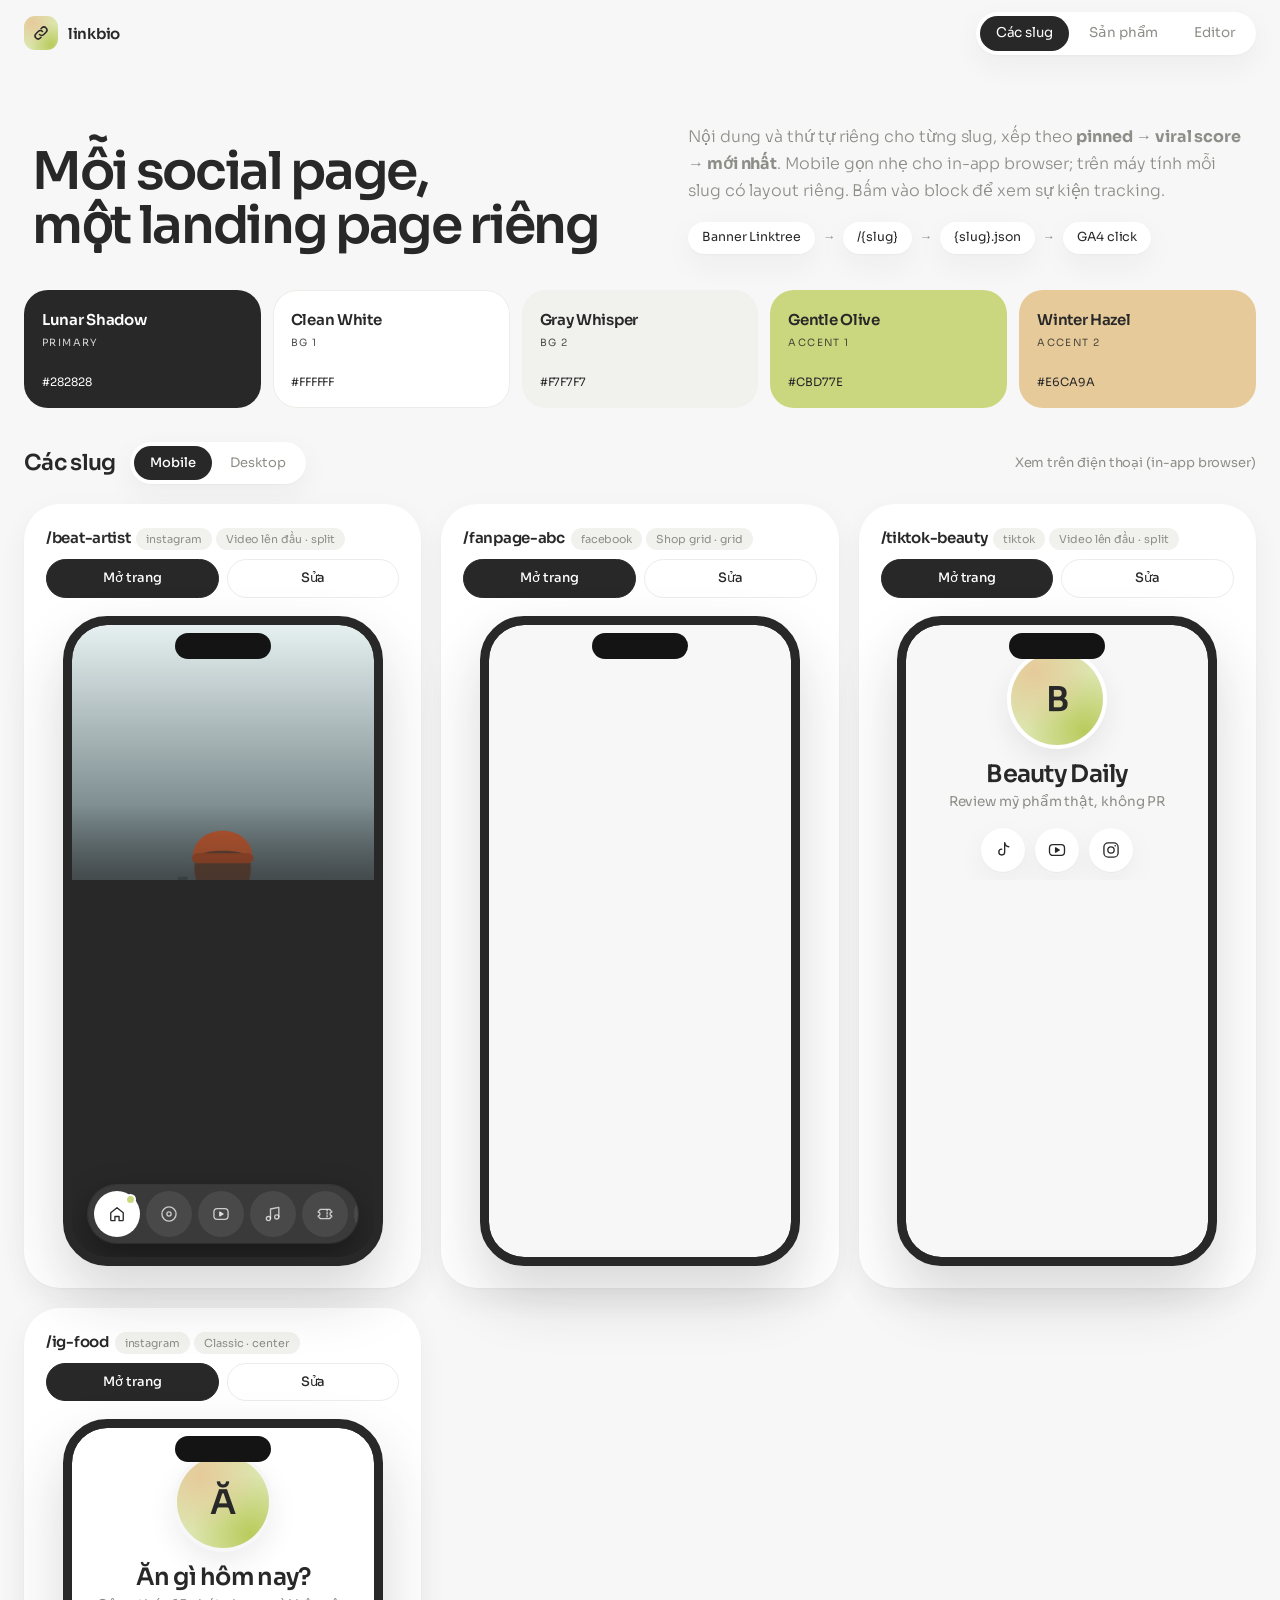
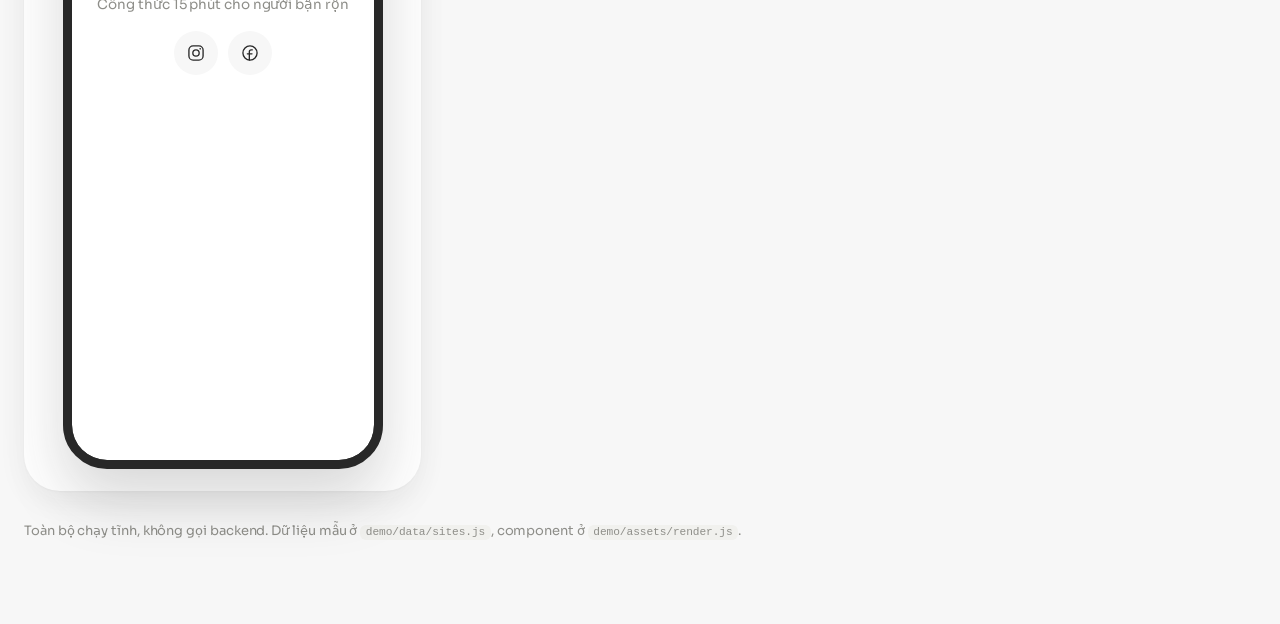
<file: index.html>
<!doctype html>
<html lang="vi">
<head>
<meta charset="utf-8">
<meta name="viewport" content="width=device-width, initial-scale=1">
<title>Link-in-Bio Demo</title>
<link rel="preconnect" href="https://fonts.googleapis.com"><link rel="preconnect" href="https://fonts.gstatic.com" crossorigin>
<link rel="stylesheet" href="https://fonts.googleapis.com/css2?family=Sora:wght@300;400;500;600;700&display=swap">
<link rel="stylesheet" href="assets/ui.css">
<style>
  main{max-width:1280px;margin:0 auto;padding:20px 24px 70px}
  .hero{display:grid;grid-template-columns:minmax(0,1.1fr) minmax(0,1fr);gap:40px;align-items:end;padding:36px 8px 30px}
  .hero h1{margin:0;font-size:52px;line-height:1.05;letter-spacing:-.045em;font-weight:600}
  .hero p{margin:0;color:var(--muted);font-size:16px;line-height:1.7;font-weight:300}
  .flow{display:flex;flex-wrap:wrap;gap:8px;margin-top:18px;font-size:12.5px;align-items:center}
  .flow span{background:var(--surface);border-radius:99px;padding:6px 14px;box-shadow:var(--shadow)}
  .flow b{color:var(--muted);font-weight:300}
  .swatches{display:grid;grid-template-columns:repeat(5,minmax(0,1fr));gap:12px;margin:6px 0 34px}
  .sw{border-radius:24px;padding:18px 18px 16px;min-height:118px;display:flex;flex-direction:column;justify-content:space-between}
  .sw b{font-size:15px;font-weight:600;letter-spacing:-.02em}
  .sw small{display:block;font-size:10px;letter-spacing:.14em;text-transform:uppercase;opacity:.8;margin-top:4px}
  .sw span{font-size:11.5px}
  .bar{display:flex;align-items:center;gap:14px;margin-bottom:20px;flex-wrap:wrap}
  .bar h2{margin:0;font-size:22px;letter-spacing:-.03em;font-weight:600}
  .bar .muted{color:var(--muted);font-size:13px;margin-left:auto}
  .grid{display:grid;grid-template-columns:repeat(auto-fill,minmax(340px,1fr));gap:20px}
  .desk .grid{grid-template-columns:1fr}
  .site{background:var(--surface);border-radius:36px;padding:22px;display:flex;flex-direction:column;align-items:center;gap:18px;box-shadow:var(--shadow)}
  .site .meta{width:100%;display:flex;justify-content:space-between;align-items:center;gap:10px;flex-wrap:wrap}
  .site .slug{font-weight:600;letter-spacing:-.02em;font-size:15px;margin-right:6px}
  .site .pf{font-size:11px;color:var(--muted);background:var(--surface-2);border-radius:99px;padding:4px 10px;margin-right:4px}
  .site .acts{display:flex;gap:8px}
  body:not(.desk) .site .acts{width:100%}
  body:not(.desk) .site .acts .btn{flex:1;justify-content:center}
  .browser .vp{position:relative;overflow:hidden}
  .browser iframe{position:absolute;left:0;top:0;width:1440px;height:900px;border:0;transform-origin:0 0}
  .desk .phone-frame{display:none}
  body:not(.desk) .browser{display:none}
  .note{margin-top:30px;font-size:13px;color:var(--muted)}
  @media (max-width:900px){.hero{grid-template-columns:1fr;gap:16px}.hero h1{font-size:38px}.swatches{grid-template-columns:repeat(3,minmax(0,1fr))}}
  @media (max-width:700px){main{padding:12px 16px 60px}.grid{grid-template-columns:1fr}.swatches{grid-template-columns:repeat(2,minmax(0,1fr))}}
</style>
</head>
<body>
<div class="topbar">
  <a class="brand" href="index.html"><span class="mark"><svg viewBox="0 0 24 24" fill="none" stroke="currentColor" stroke-width="2" stroke-linecap="round"><path d="M10 14a4 4 0 0 0 5.7 0l3-3a4 4 0 0 0-5.7-5.7l-1 1"/><path d="M14 10a4 4 0 0 0-5.7 0l-3 3a4 4 0 0 0 5.7 5.7l1-1"/></svg></span>linkbio</a>
  <nav>
    <a class="on" href="index.html">Các slug</a>
    <a href="products.html">Sản phẩm</a>
    <a href="editor.html">Editor</a>
  </nav>
</div>
<main>
  <div class="hero">
    <h1>Mỗi social page,<br>một landing page riêng</h1>
    <div>
      <p>Nội dung và thứ tự riêng cho từng slug, xếp theo <b>pinned → viral score → mới nhất</b>. Mobile gọn nhẹ cho in-app browser; trên máy tính mỗi slug có layout riêng. Bấm vào block để xem sự kiện tracking.</p>
      <div class="flow"><span>Banner Linktree</span><b>→</b><span>/{slug}</span><b>→</b><span>{slug}.json</span><b>→</b><span>GA4 click</span></div>
    </div>
  </div>

  <div class="swatches" aria-label="Bảng màu">
    <div class="sw" style="background:#282828;color:#fff"><div><b>Lunar Shadow</b><small>Primary</small></div><span>#282828</span></div>
    <div class="sw" style="background:#fff;color:#282828;box-shadow:inset 0 0 0 1px #ECECE8"><div><b>Clean White</b><small>BG 1</small></div><span>#FFFFFF</span></div>
    <div class="sw" style="background:#F1F1EE;color:#282828"><div><b>Gray Whisper</b><small>BG 2</small></div><span>#F7F7F7</span></div>
    <div class="sw" style="background:#CBD77E;color:#282828"><div><b>Gentle Olive</b><small>Accent 1</small></div><span>#CBD77E</span></div>
    <div class="sw" style="background:#E6CA9A;color:#282828"><div><b>Winter Hazel</b><small>Accent 2</small></div><span>#E6CA9A</span></div>
  </div>

  <div class="bar">
    <h2>Các slug</h2>
    <div class="seg"><button type="button" data-dev="mobile" class="on">Mobile</button><button type="button" data-dev="desktop">Desktop</button></div>
    <span class="muted" id="hint">Xem trên điện thoại (in-app browser)</span>
  </div>
  <div class="grid" id="grid"></div>
  <p class="note">Toàn bộ chạy tĩnh, không gọi backend. Dữ liệu mẫu ở <code>demo/data/sites.js</code>, component ở <code>demo/assets/render.js</code>.</p>
</main>
<script src="data/templates.js"></script>
<script src="data/sites.js"></script>
<script>
(function(){
  var sites = window["LINK_SITES"], grid = document.getElementById('grid');
  var W = 1440, H = 900;
  Object.keys(sites).forEach(function(slug){
    var s = sites[slug], card = document.createElement('div');
    card.className = 'site';
    var q = encodeURIComponent(slug), src = 'page.html?slug=' + q + '&embed=1';
    var T = window.LINK_TEMPLATES || {}, tp = T[s.template] || {}, lay = (tp.name || s.template || 'classic') + ' · ' + (tp.desktop || 'center');
    card.innerHTML =
      '<div class="meta"><span><span class="slug">/' + slug + '</span><span class="pf">' + s.source.platform + '</span><span class="pf">' + lay + '</span></span>' +
      '<span class="acts"><a class="btn primary" href="page.html?slug=' + q + '">Mở trang</a><a class="btn" href="editor.html?slug=' + q + '">Sửa</a></span></div>' +
      '<div class="phone-frame"><iframe loading="lazy" title="' + slug + ' mobile" src="' + src + '"></iframe></div>' +
      '<div class="browser"><div class="tb"><i></i><i></i><i></i><span>links.example.com/' + slug + '</span></div><div class="vp"><iframe loading="lazy" title="' + slug + ' desktop" data-src="' + src + '"></iframe></div></div>';
    grid.appendChild(card);
  });

  function fit(){
    document.querySelectorAll('.browser .vp').forEach(function(vp){
      var s = vp.clientWidth / W, f = vp.firstElementChild;
      f.style.transform = 'scale(' + s + ')';
      vp.style.height = Math.round(H * s) + 'px';
    });
  }
  function setDev(d){
    document.body.classList.toggle('desk', d === 'desktop');
    document.querySelectorAll('[data-dev]').forEach(function(b){ b.classList.toggle('on', b.getAttribute('data-dev') === d); });
    document.getElementById('hint').textContent = d === 'desktop' ? 'Mô phỏng màn hình ' + W + '×' + H + ' (thu nhỏ cho vừa khung)' : 'Xem trên điện thoại (in-app browser)';
    if (d === 'desktop') {
      document.querySelectorAll('iframe[data-src]').forEach(function(f){ f.src = f.getAttribute('data-src'); f.removeAttribute('data-src'); });
      fit();
    }
    try { localStorage.setItem('linkbio-hub-dev', d); } catch (e) {}
  }
  document.querySelectorAll('[data-dev]').forEach(function(b){ b.addEventListener('click', function(){ setDev(b.getAttribute('data-dev')); }); });
  window.addEventListener('resize', fit);
  var saved = 'mobile'; try { saved = localStorage.getItem('linkbio-hub-dev') || 'mobile'; } catch (e) {}
  setDev(saved);
})();
</script>
</body>
</html>
</file>
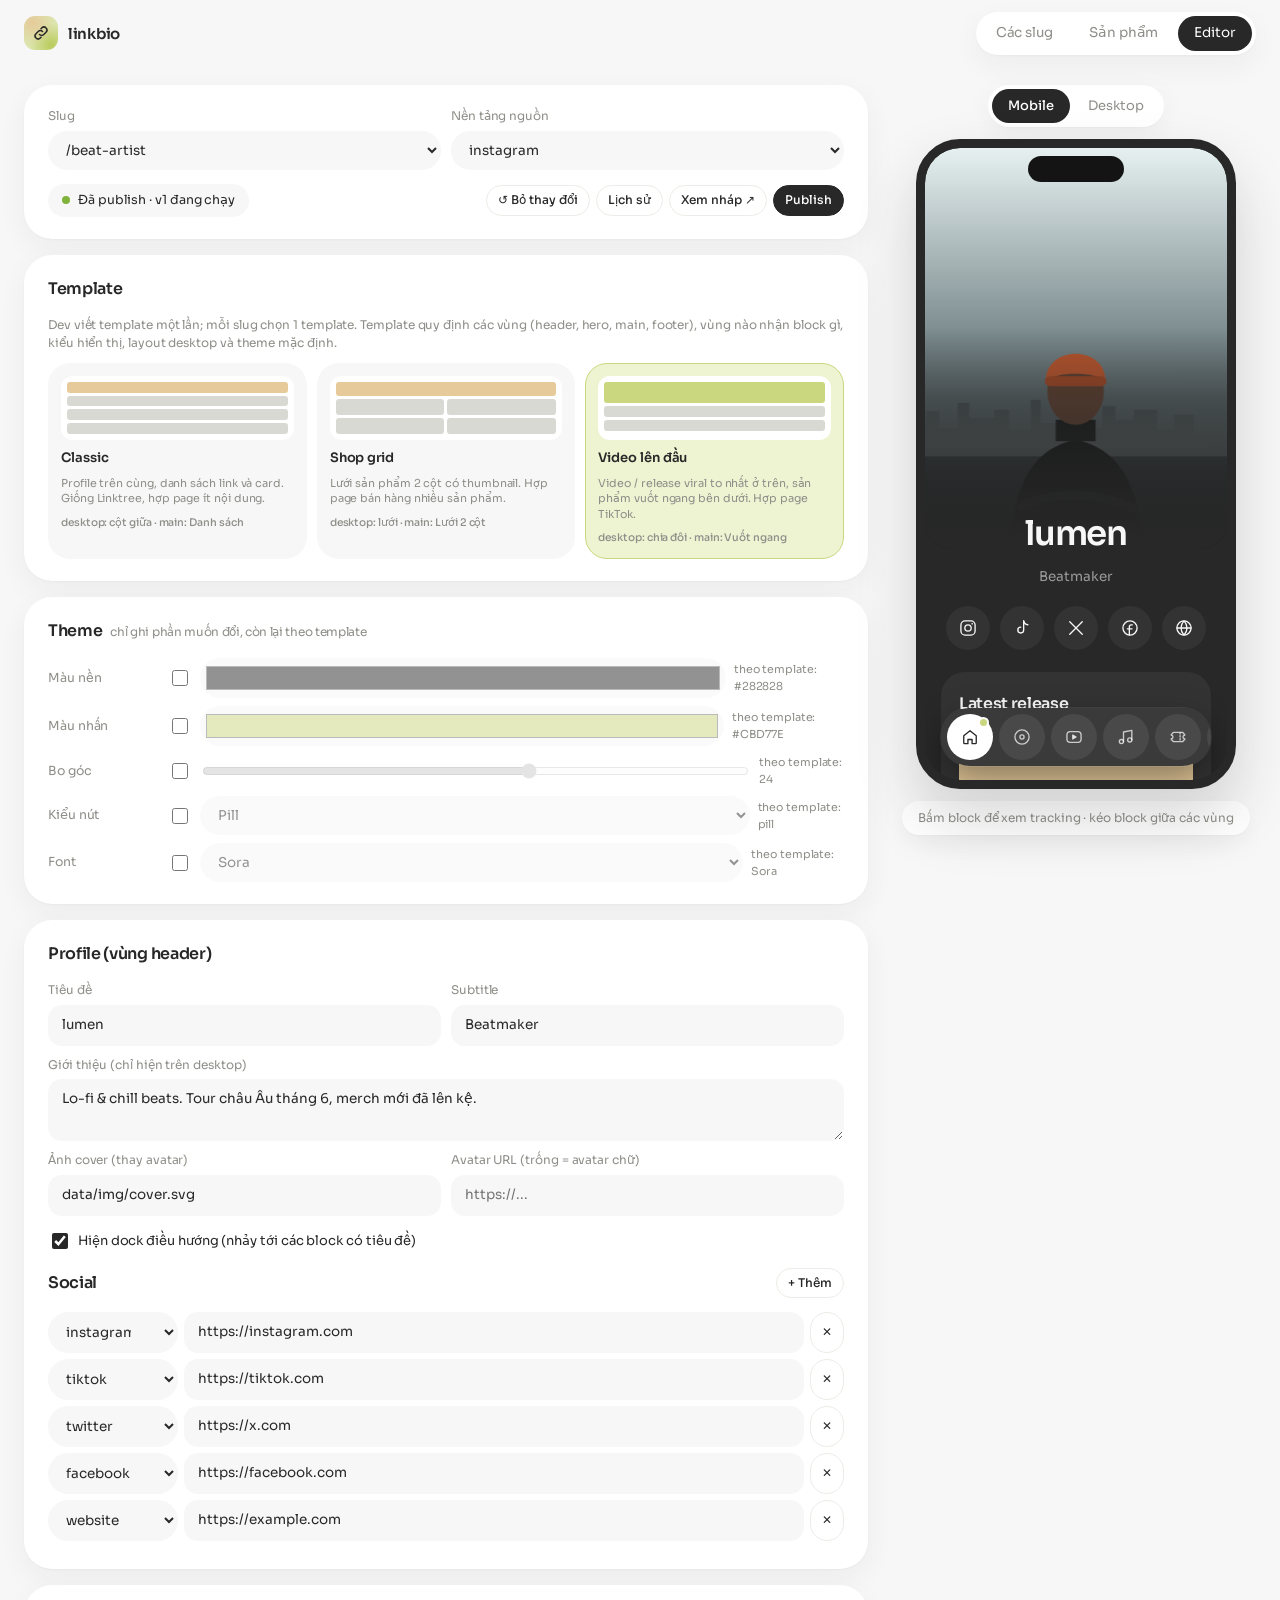
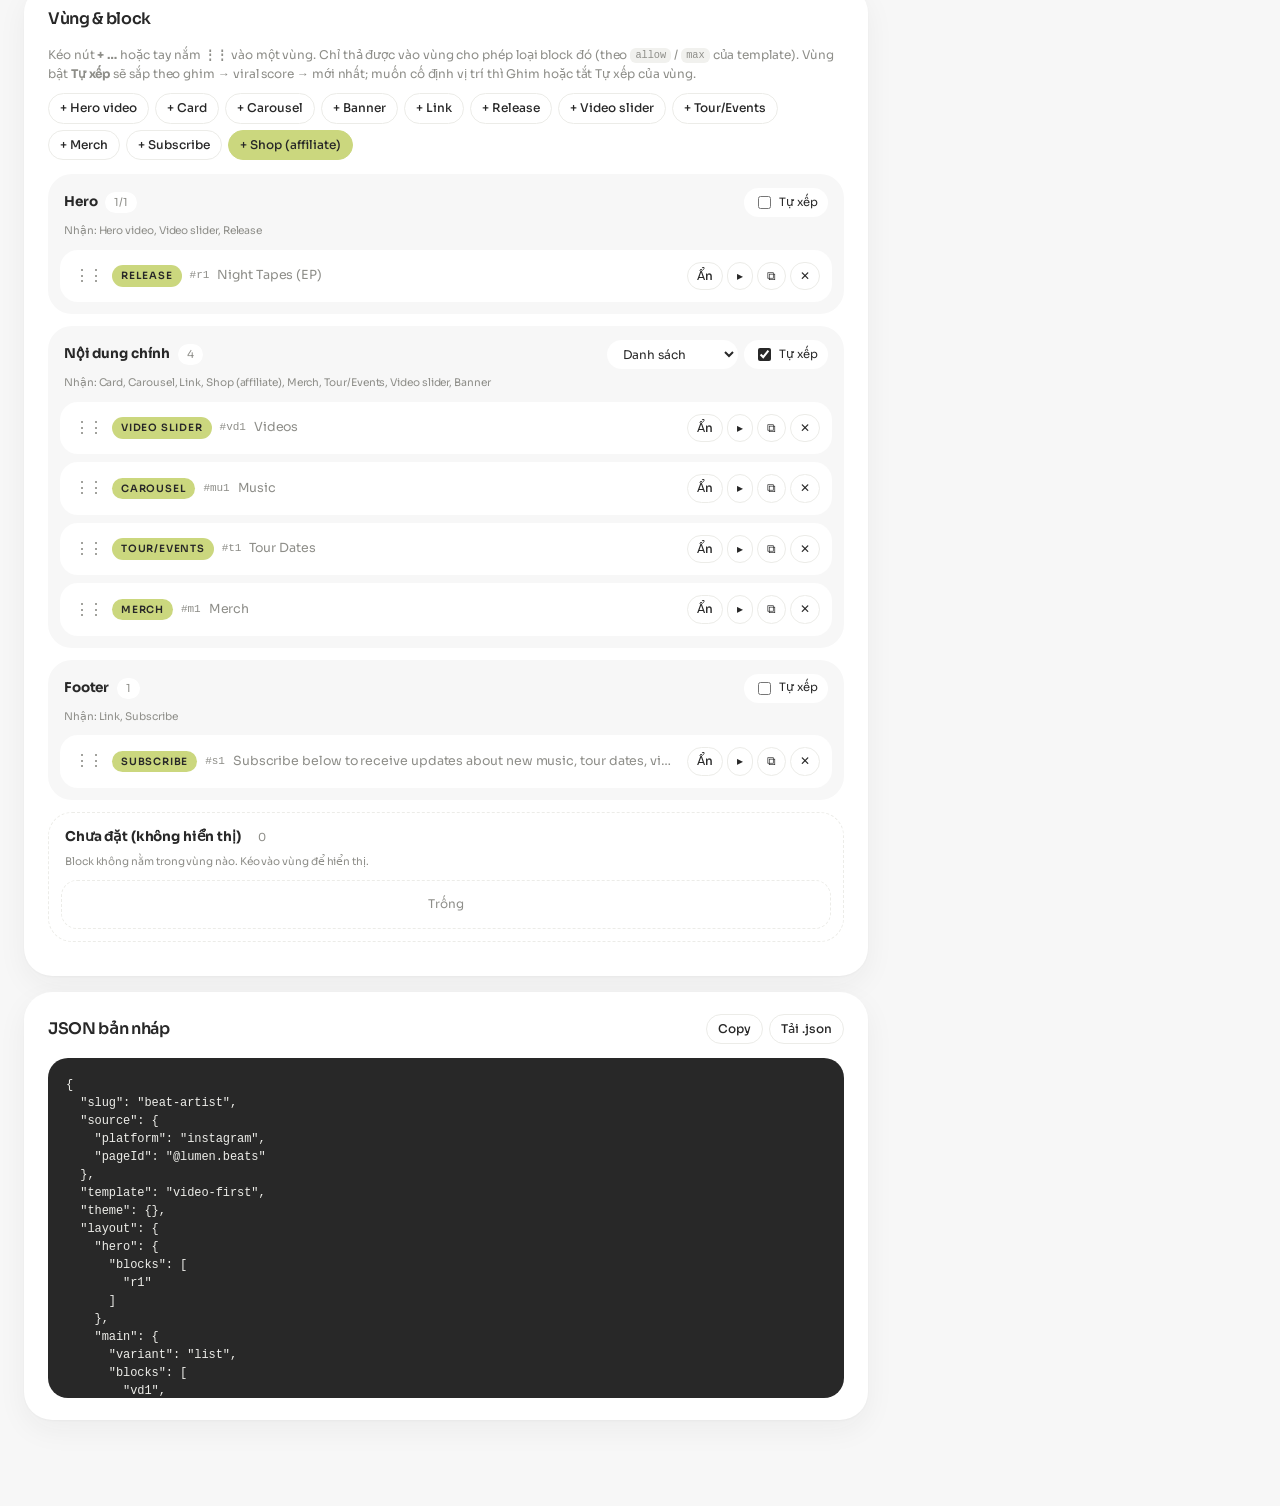
<file: editor.html>
<!doctype html>
<html lang="vi">
<head>
<meta charset="utf-8">
<meta name="viewport" content="width=device-width, initial-scale=1">
<title>Link-in-Bio Editor</title>
<link rel="preconnect" href="https://fonts.googleapis.com"><link rel="preconnect" href="https://fonts.gstatic.com" crossorigin>
<link rel="stylesheet" href="https://fonts.googleapis.com/css2?family=Sora:wght@300;400;500;600;700&display=swap">
<link rel="stylesheet" href="assets/ui.css">
<link rel="stylesheet" href="assets/page.css">
<style>
  .wrap{display:grid;grid-template-columns:minmax(0,1fr) 360px;gap:28px;max-width:1280px;margin:0 auto;padding:18px 24px 70px}
  .wrap.desk{grid-template-columns:440px minmax(0,1fr);max-width:none}
  .panel{background:var(--surface);border-radius:var(--r);padding:22px 24px;margin-bottom:16px;box-shadow:var(--shadow)}
  .panel h2{font-size:16px;font-weight:600;letter-spacing:-.02em;margin:0 0 14px;display:flex;align-items:center;gap:8px;flex-wrap:wrap}
  .panel h2 .sp{margin-left:auto;display:flex;gap:6px;flex-wrap:wrap}
  .row{display:grid;grid-template-columns:repeat(2,minmax(0,1fr));gap:10px}
  label.f{display:flex;flex-direction:column;gap:5px;font-size:12px;color:var(--muted);min-width:0}
  label.f.full{grid-column:1/-1}
  label.ck{flex-direction:row;align-items:center;gap:7px;color:var(--text);font-size:13px;padding-top:18px}
  input,select,textarea{font:inherit;font-size:13.5px;color:var(--text);background:var(--bg);border:1px solid transparent;border-radius:14px;padding:9px 13px;width:100%;min-width:0}
  select{border-radius:99px;padding-right:30px}
  input[type=checkbox]{accent-color:#282828;width:16px;height:16px;padding:0}
  input[type=color]{padding:3px;height:40px;border-radius:99px}
  input[type=range]{padding:0;accent-color:#282828}
  input:disabled,select:disabled{opacity:.5}
  textarea{resize:vertical;min-height:60px}
  input:focus,select:focus,textarea:focus{outline:3px solid var(--accent-soft);border-color:var(--olive)}
  .hint{font-size:12px;color:var(--muted);margin:0 0 10px;line-height:1.55}

  /* Thanh trạng thái publish */
  .pubbar{display:flex;align-items:center;gap:10px;flex-wrap:wrap}
  .pill-st{display:inline-flex;align-items:center;gap:8px;font-size:12.5px;background:var(--bg);border-radius:99px;padding:7px 14px}
  .pill-st i{width:8px;height:8px;border-radius:50%;background:#7fb33a}
  .pill-st.dirty i{background:#E6A23C}
  .pubbar .sp{margin-left:auto;display:flex;gap:6px;flex-wrap:wrap}

  /* Template picker */
  .tpls{display:grid;grid-template-columns:repeat(3,minmax(0,1fr));gap:10px}
  .tpl{cursor:pointer;border:1.5px solid transparent;border-radius:22px;padding:12px;background:var(--bg);display:flex;flex-direction:column;gap:8px;font-size:13px;font-weight:600}
  .tpl input{display:none}
  .tpl:has(input:checked){border-color:var(--olive);background:var(--accent-soft)}
  .tpl small{font-weight:400;color:var(--muted);font-size:11px;line-height:1.4}
  .tpl em{font-style:normal;font-size:10.5px;font-weight:500;color:var(--muted)}
  .mini{height:64px;border-radius:12px;background:var(--surface);display:grid;gap:3px;padding:6px}
  .mini i{border-radius:3px;display:block;background:#d9d9d4}
  .mini .h{background:var(--hazel)} .mini .o{background:var(--olive)}

  /* Theme override */
  .ov{display:grid;grid-template-columns:110px 22px minmax(0,1fr);gap:8px 10px;align-items:center;font-size:12.5px}
  .ov span.k{color:var(--muted)}
  .ov small{color:var(--muted);font-size:11px}

  /* Vùng & block */
  .palette{display:flex;gap:6px;flex-wrap:wrap;margin-bottom:14px}
  .palette .btn{cursor:grab}
  .zone{border-radius:24px;background:var(--bg);padding:12px;margin-bottom:12px;transition:box-shadow .15s,opacity .15s}
  .zone-h{display:flex;align-items:center;gap:8px;flex-wrap:wrap;margin:2px 4px 10px}
  .zone-h b{font-size:13.5px;letter-spacing:-.01em}
  .zone-h .cnt{font-size:11px;color:var(--muted);background:var(--surface);border-radius:99px;padding:2px 9px}
  .zone-h .allow{font-size:10.5px;color:var(--muted);width:100%;margin-top:-2px}
  .zone-h .ctl{margin-left:auto;display:flex;gap:6px;align-items:center}
  .zone-h select{font-size:12px;padding:5px 26px 5px 11px;background:var(--surface);width:auto}
  .zone-h label{display:flex;align-items:center;gap:5px;font-size:11.5px;color:var(--text);background:var(--surface);border-radius:99px;padding:5px 10px;cursor:pointer}
  .zone-h label input{width:13px;height:13px}
  .zone.unplaced{background:transparent;border:1.5px dashed var(--border)}
  .zone .empty{font-size:12px;color:var(--muted);text-align:center;padding:14px;border:1.5px dashed var(--border);border-radius:16px}
  .zone.can{box-shadow:0 0 0 2px var(--olive)}
  .zone.deny{opacity:.45}
  .zone.over{box-shadow:0 0 0 3px var(--olive),0 10px 30px rgba(203,215,126,.35)}
  .blk{border-radius:18px;padding:12px;margin-bottom:8px;background:var(--surface);transition:opacity .15s}
  .blk:last-child{margin-bottom:0}
  .blk.dragging{opacity:.35}
  .blk.is-hidden{opacity:.5}
  .blk.drop-before{box-shadow:0 -3px 0 0 var(--olive)}
  .blk.drop-after{box-shadow:0 3px 0 0 var(--olive)}
  .blk-h{display:flex;align-items:center;gap:8px}
  .blk:not(.collapsed) .blk-h{margin-bottom:10px}
  .blk.collapsed .row{display:none}
  .handle{cursor:grab;color:var(--muted);font-size:16px;line-height:1;padding:4px 2px;user-select:none;letter-spacing:-2px}
  .blk-h .ty{font-size:10px;font-weight:600;text-transform:uppercase;letter-spacing:.08em;color:#282828;background:var(--olive);padding:3px 9px;border-radius:99px;white-space:nowrap}
  .blk-h .id{font-family:ui-monospace,Menlo,monospace;font-size:11px;color:var(--muted)}
  .blk-h .sum{font-size:12.5px;color:var(--muted);white-space:nowrap;overflow:hidden;text-overflow:ellipsis;min-width:0;flex:1}
  .blk-h .tools{margin-left:auto;display:flex;gap:4px}
  .blk-h .tools .btn{padding:4px 9px}
  .items{grid-column:1/-1;border-top:1px solid var(--border);padding-top:10px;margin-top:2px}
  .item{display:grid;gap:6px;margin-bottom:6px}
  .item .handle{align-self:center}
  .item input[type=color]{height:34px}
  .soc{display:grid;grid-template-columns:130px 1fr auto;gap:6px;margin-bottom:6px}
  .colpick{display:flex;flex-wrap:wrap;gap:6px}
  .colpick .pill{display:inline-flex;align-items:center;gap:6px;background:var(--bg);border-radius:99px;padding:6px 12px;font-size:12.5px;cursor:pointer}
  .colpick input{width:14px;height:14px}

  /* Preview */
  .side{position:sticky;top:70px;align-self:start;display:flex;flex-direction:column;align-items:center;gap:12px;min-width:0}
  .phone-frame .screen .lb-page:not(:has(.lb-has-cover)){padding-top:46px}
  .browser{display:none}
  .browser .vp{position:relative;overflow:hidden}
  .browser .screen{width:1280px;height:800px;transform-origin:0 0;overflow-y:auto;position:absolute;left:0;top:0}
  .desk .phone-frame{display:none}
  .desk .browser{display:block}
  .screen [data-block-id][draggable=true]{cursor:grab}
  .screen .dnd-src{opacity:.35}
  .screen .dnd-before{box-shadow:-4px 0 0 0 #CBD77E,0 -4px 0 0 #CBD77E!important}
  .screen .dnd-after{box-shadow:4px 0 0 0 #CBD77E,0 4px 0 0 #CBD77E!important}
  .screen .lb-region.dnd-over{outline:3px solid #CBD77E;outline-offset:4px;border-radius:12px}
  .screen .lb-region.dnd-deny{outline:3px dashed #d9534f;outline-offset:4px;border-radius:12px}
  .log{font-size:12px;line-height:1.5;color:var(--muted);background:var(--surface);border-radius:20px;padding:8px 16px;box-shadow:var(--shadow);text-align:center;max-width:100%}
  pre{background:var(--code-bg);color:var(--code-text);padding:18px;border-radius:20px;overflow:auto;font-size:12px;line-height:1.5;max-height:340px;margin:0}

  /* Dialog publish / lịch sử */
  dialog{border:0;border-radius:32px;padding:0;width:min(600px,calc(100% - 24px));background:var(--surface);color:var(--text);box-shadow:0 40px 100px rgba(40,40,40,.3)}
  dialog::backdrop{background:rgba(40,40,40,.35);backdrop-filter:blur(3px)}
  .dlg{padding:24px 26px 22px}
  .dlg h3{margin:0 0 4px;font-size:20px;letter-spacing:-.03em;font-weight:600}
  .dlg .foot{display:flex;gap:8px;justify-content:flex-end;margin-top:18px;align-items:center}
  .dlg .foot .l{margin-right:auto}
  .changes{list-style:none;padding:0;margin:12px 0;display:flex;flex-direction:column;gap:6px;font-size:13px}
  .changes li{background:var(--bg);border-radius:12px;padding:8px 12px}
  .vers{display:flex;flex-direction:column;gap:8px;max-height:56vh;overflow:auto;margin-top:12px}
  .ver{background:var(--bg);border-radius:20px;padding:12px 14px;display:grid;grid-template-columns:auto minmax(0,1fr) auto;gap:4px 12px;align-items:start}
  .ver .vn{font-size:22px;font-weight:300;letter-spacing:-.04em;line-height:1}
  .ver .meta{font-size:12px;color:var(--muted)}
  .ver .note{font-size:13.5px;font-weight:500}
  .ver ul{grid-column:2/-1;margin:4px 0 0;padding-left:16px;font-size:12px;color:var(--muted)}
  .ver .acts{display:flex;gap:6px;flex-wrap:wrap;justify-content:flex-end}
  .ver.cur{box-shadow:inset 0 0 0 2px var(--olive)}
  .tag-cur{font-size:10.5px;background:var(--olive);color:#282828;border-radius:99px;padding:2px 8px;margin-left:6px;font-weight:600}

  @media (max-width:1100px){.wrap.desk{grid-template-columns:1fr}.desk .side{position:static;order:-1}}
  @media (max-width:960px){.wrap{grid-template-columns:1fr;padding:12px 16px 60px}.side{position:static;order:-1}}
  @media (max-width:560px){.row,.tpls{grid-template-columns:1fr}.soc{grid-template-columns:1fr auto}.soc select{grid-column:1/-1}}
</style>
</head>
<body>
<div class="topbar">
  <a class="brand" href="index.html"><span class="mark"><svg viewBox="0 0 24 24" fill="none" stroke="currentColor" stroke-width="2" stroke-linecap="round"><path d="M10 14a4 4 0 0 0 5.7 0l3-3a4 4 0 0 0-5.7-5.7l-1 1"/><path d="M14 10a4 4 0 0 0-5.7 0l-3 3a4 4 0 0 0 5.7 5.7l1-1"/></svg></span>linkbio</a>
  <nav>
    <a href="index.html">Các slug</a>
    <a href="products.html">Sản phẩm</a>
    <a class="on" href="editor.html">Editor</a>
  </nav>
</div>

<div class="wrap" id="wrap">
  <div>
    <div class="panel">
      <div class="row" style="margin-bottom:14px">
        <label class="f">Slug<select id="slugSel"></select></label>
        <label class="f">Nền tảng nguồn<select id="platform"><option>facebook</option><option>tiktok</option><option>instagram</option><option>youtube</option></select></label>
      </div>
      <div class="pubbar">
        <span class="pill-st" id="pubSt"><i></i><span>…</span></span>
        <span class="sp">
          <button class="btn sm" id="discardBtn" type="button" title="Bỏ bản nháp, quay về bản đang chạy">↺ Bỏ thay đổi</button>
          <button class="btn sm" id="historyBtn" type="button">Lịch sử</button>
          <button class="btn sm" id="openBtn" type="button">Xem nháp ↗</button>
          <button class="btn sm primary" id="publishBtn" type="button">Publish</button>
        </span>
      </div>
    </div>

    <div class="panel">
      <h2>Template</h2>
      <p class="hint">Dev viết template một lần; mỗi slug chọn 1 template. Template quy định các vùng (header, hero, main, footer), vùng nào nhận block gì, kiểu hiển thị, layout desktop và theme mặc định.</p>
      <div class="tpls" id="tpls"></div>
    </div>

    <div class="panel">
      <h2>Theme <span style="font-weight:400;font-size:12px;color:var(--muted)">chỉ ghi phần muốn đổi, còn lại theo template</span></h2>
      <div class="ov" id="themeOv"></div>
    </div>

    <div class="panel">
      <h2>Profile (vùng header)</h2>
      <div class="row">
        <label class="f">Tiêu đề<input data-p="profile.title"></label>
        <label class="f">Subtitle<input data-p="profile.subtitle"></label>
        <label class="f full">Giới thiệu (chỉ hiện trên desktop)<textarea data-p="profile.about" rows="2"></textarea></label>
        <label class="f">Ảnh cover (thay avatar)<input data-p="profile.cover" placeholder="data/img/cover.svg"></label>
        <label class="f">Avatar URL (trống = avatar chữ)<input data-p="profile.avatar" placeholder="https://..."></label>
        <label class="f full ck" style="padding-top:4px"><input type="checkbox" id="navCk"> Hiện dock điều hướng (nhảy tới các block có tiêu đề)</label>
      </div>
      <h2 style="margin-top:16px">Social<span class="sp"><button class="btn sm" id="addSoc" type="button">+ Thêm</button></span></h2>
      <div id="socials"></div>
    </div>

    <div class="panel">
      <h2>Vùng &amp; block</h2>
      <p class="hint">Kéo nút <b>+ …</b> hoặc tay nắm <b>⋮⋮</b> vào một vùng. Chỉ thả được vào vùng cho phép loại block đó (theo <code>allow</code> / <code>max</code> của template). Vùng bật <b>Tự xếp</b> sẽ sắp theo ghim → viral score → mới nhất; muốn cố định vị trí thì Ghim hoặc tắt Tự xếp của vùng.</p>
      <div class="palette" id="palette"></div>
      <div id="zones"></div>
    </div>

    <div class="panel">
      <h2>JSON bản nháp
        <span class="sp">
          <button class="btn sm" id="copyBtn" type="button">Copy</button>
          <button class="btn sm" id="dlBtn" type="button">Tải .json</button>
        </span>
      </h2>
      <pre id="json"></pre>
    </div>
  </div>

  <aside class="side">
    <div class="seg" role="tablist">
      <button type="button" class="on" data-dev="mobile">Mobile</button>
      <button type="button" data-dev="desktop">Desktop</button>
    </div>
    <div class="phone-frame"><div class="screen" id="pvMobile"></div></div>
    <div class="browser">
      <div class="bar"><i></i><i></i><i></i><span id="url">links.example.com/slug</span></div>
      <div class="vp" id="vp"><div class="screen" id="pvDesk"></div></div>
    </div>
    <div class="log" id="log">Bấm block để xem tracking · kéo block giữa các vùng</div>
  </aside>
</div>

<dialog id="pubDlg">
  <form class="dlg" method="dialog" id="pubForm">
    <h3 id="pubTitle">Publish</h3>
    <div class="hint" id="pubSub"></div>
    <ul class="changes" id="pubChanges"></ul>
    <label class="f full">Ghi chú (ai sửa gì, vì sao)<input id="pubNote" placeholder="vd. Đổi video hero theo trend tuần này"></label>
    <div class="foot">
      <button class="btn" type="button" id="pubCancel">Hủy</button>
      <button class="btn primary" type="submit">Publish &amp; build lại</button>
    </div>
  </form>
</dialog>

<dialog id="hisDlg">
  <div class="dlg">
    <h3>Lịch sử phiên bản</h3>
    <div class="hint">Mỗi lần Publish lưu 1 bản JSON. Khôi phục = publish lại nội dung bản cũ thành phiên bản mới, lịch sử không bị xóa.</div>
    <div class="vers" id="vers"></div>
    <div class="foot">
      <button class="btn sm l" type="button" id="wipeBtn" title="Xóa nháp và lịch sử của slug này trong trình duyệt">Xóa dữ liệu demo của slug</button>
      <button class="btn" type="button" id="hisClose">Đóng</button>
    </div>
  </div>
</dialog>

<script src="data/templates.js"></script>
<script src="data/sites.js"></script>
<script src="data/products.js"></script>
<script src="assets/meta.js"></script>
<script src="assets/store.js"></script>
<script src="assets/versions.js"></script>
<script src="assets/render.js"></script>
<script src="assets/editor.js"></script>
</body>
</html>
</file>
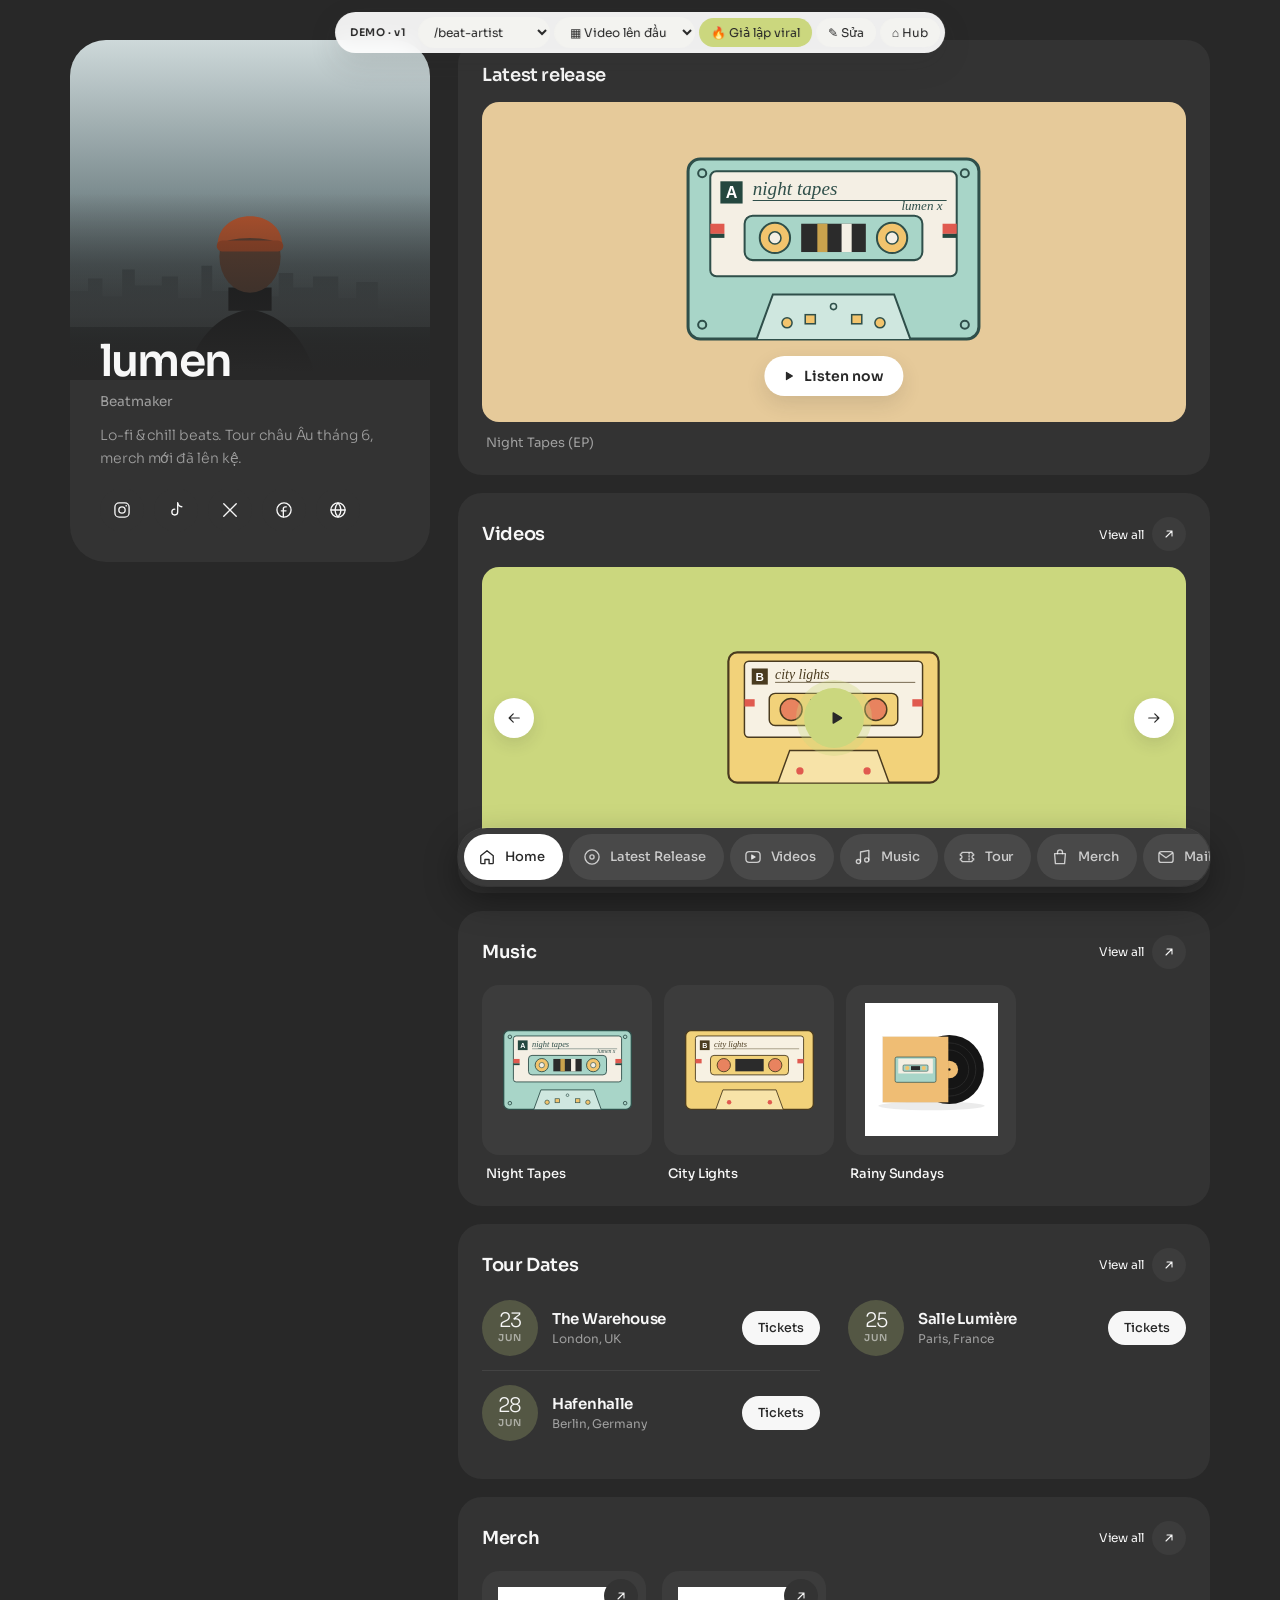
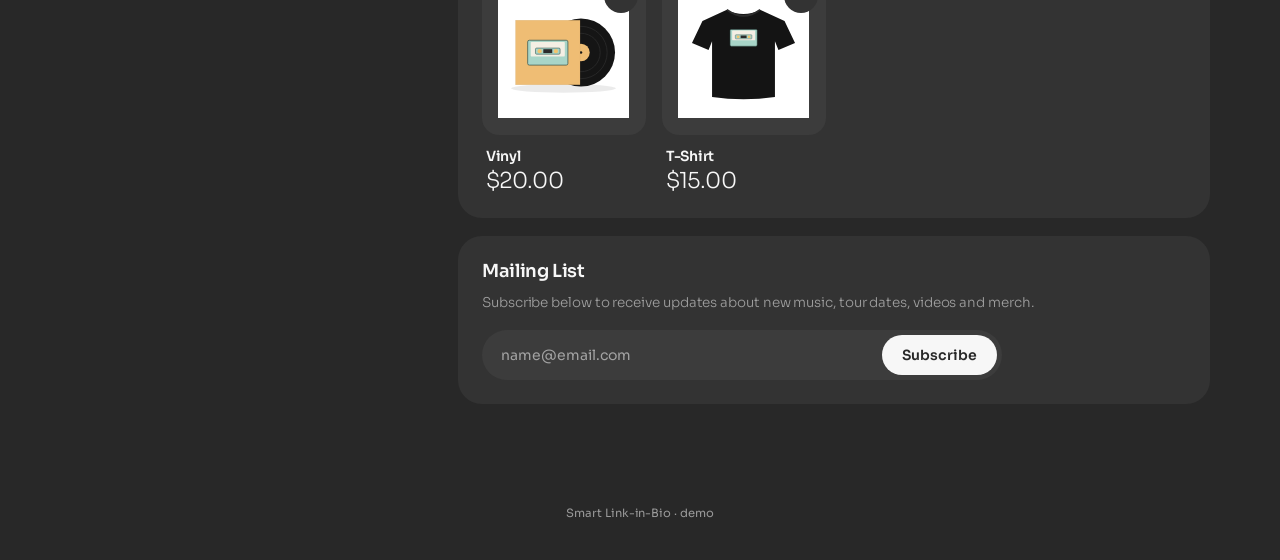
<file: page.html>
<!doctype html>
<html lang="vi">
<head>
<meta charset="utf-8">
<meta name="viewport" content="width=device-width, initial-scale=1, viewport-fit=cover">
<title>Link-in-Bio Page</title>
<!-- Bản thật: OG tags sinh sẵn lúc build cho từng slug -->
<meta property="og:title" content="Smart Link-in-Bio">
<link rel="stylesheet" href="assets/page.css">
<style>
  html,body{margin:0;min-height:100%}
  body{background:var(--lb-bg,#F7F7F7)}
  #app{min-height:100vh}
  .notfound{font:15px/1.6 "Sora",-apple-system,sans-serif;color:#8E8E89;text-align:center;padding:80px 20px}
  .notfound a{color:#282828}
  /* Thanh công cụ chỉ có ở bản demo (đặt trên cùng để không đè dock của trang) */
  .dbar{position:fixed;left:50%;top:12px;transform:translateX(-50%);z-index:10;display:flex;gap:4px;align-items:center;flex-wrap:wrap;justify-content:center;
    max-width:calc(100% - 24px);background:rgba(255,255,255,.92);color:#282828;border-radius:99px;padding:5px;
    font:12px/1.3 "Sora",-apple-system,BlinkMacSystemFont,"Segoe UI",sans-serif;backdrop-filter:blur(10px);box-shadow:0 10px 30px rgba(40,40,40,.14)}
  .dbar select,.dbar button,.dbar a{font:inherit;color:#282828;background:#F3F3F0;border:0;border-radius:99px;padding:7px 12px;cursor:pointer;text-decoration:none}
  .dbar button:hover,.dbar a:hover{background:#E9E9E4}
  .dbar #viralBtn{background:#CBD77E}
  .dbar .tag{font-weight:600;padding:0 8px 0 10px;letter-spacing:.06em;font-size:10.5px}
  .toast{position:fixed;left:50%;top:64px;transform:translate(-50%,-20px);opacity:0;transition:.25s;z-index:11;background:#282828;color:#fff;border-radius:99px;padding:10px 18px;
    font:12px/1.4 "Sora",-apple-system,sans-serif;max-width:calc(100% - 24px);box-shadow:0 10px 30px rgba(40,40,40,.3);pointer-events:none}
  .toast.show{transform:translate(-50%,0);opacity:1}
  .embed .dbar{display:none}
</style>
</head>
<body>
<div id="app"></div>
<div class="toast" id="toast"></div>
<div class="dbar" id="dbar">
  <span class="tag" id="verTag">DEMO</span>
  <select id="slugSel" aria-label="Chọn slug"></select>
  <select id="tplSel" aria-label="Template" title="Thử template khác (chỉ trong phiên xem, không lưu)"></select>
  <button id="viralBtn" type="button">🔥 Giả lập viral</button>
  <a id="editBtn" href="#">✎ Sửa</a>
  <a href="index.html">⌂ Hub</a>
</div>

<script src="data/templates.js"></script>
<script src="data/sites.js"></script>
<script src="data/products.js"></script>
<script src="assets/meta.js"></script>
<script src="assets/store.js"></script>
<script src="assets/versions.js"></script>
<script src="assets/render.js"></script>
<script>
(function(){
  var params = new URLSearchParams(location.search);
  var sites = window["LINK_SITES"], LB = window.LinkBio, V = window.LinkVersions;
  var slugs = Object.keys(sites);
  var slug = params.get('slug') || slugs[0];
  var embed = params.get('embed') === '1';
  if (embed) document.body.classList.add('embed');

  // Nguồn dữ liệu (mô phỏng): mặc định = bản đã publish đang chạy;
  // ?draft=1 = bản nháp trong editor; ?v=N = 1 phiên bản cũ trong lịch sử.
  var site = null, label = '';
  if (params.get('draft') === '1') {
    try { var d = localStorage.getItem(V.DRAFT_PREFIX + slug); if (d) { site = JSON.parse(d); label = 'NHÁP'; } } catch (e) {}
  } else if (params.get('v')) {
    var ver = V.get(slug, params.get('v')); if (ver) { site = ver.json; label = 'v' + ver.v; }
  }
  if (!site && sites[slug]) { site = V.current(slug); label = 'v' + V.load(slug).current; }

  var app = document.getElementById('app');
  if (!site) {
    app.innerHTML = '<div class="notfound">Không có slug <b>' + slug.replace(/</g,'&lt;') + '</b>. <a href="index.html">Về hub</a></div>';
    return;
  }
  site = JSON.parse(JSON.stringify(site));
  document.title = (site.profile && site.profile.title || slug) + ' · Link-in-Bio';
  document.getElementById('verTag').textContent = 'DEMO · ' + label;

  var toastEl = document.getElementById('toast'), toastT;
  function toast(msg){
    toastEl.textContent = msg; toastEl.classList.add('show');
    clearTimeout(toastT); toastT = setTimeout(function(){ toastEl.classList.remove('show'); }, 2200);
  }

  function draw(highlight){
    LB.render(site, app, {
      preventNav: true, // demo: chỉ hiện toast tracking, không mở link đích
      highlight: highlight,
      onTrack: function(p){
        toast('track → slug=' + p.slug + ' block=' + p.blockId + ' pos=' + p.position);
        console.log('[track]', p);
      }
    });
    document.body.style.setProperty('--lb-bg', LB.themeOf(site).bg || '#F7F7F7');
  }
  draw();

  // Toolbar
  var sel = document.getElementById('slugSel');
  slugs.forEach(function(s){ var o = document.createElement('option'); o.value = s; o.textContent = '/' + s; if (s === slug) o.selected = true; sel.appendChild(o); });
  sel.addEventListener('change', function(){ location.search = '?slug=' + encodeURIComponent(sel.value); });
  document.getElementById('editBtn').href = 'editor.html?slug=' + encodeURIComponent(slug);

  // Thử nhanh template khác (chỉ trong phiên xem). Block không hợp lệ ở vùng mới sẽ bị ẩn theo allow.
  var tplSel = document.getElementById('tplSel'), T = window.LINK_TEMPLATES;
  Object.keys(T).forEach(function(id){ var o = document.createElement('option'); o.value = id; o.textContent = '▦ ' + T[id].name; tplSel.appendChild(o); });
  tplSel.value = LB.templateOf(site).id;
  tplSel.addEventListener('change', function(){ site.template = tplSel.value; draw(); toast('Template: ' + T[tplSel.value].name + ' (không lưu)'); });

  // Mô phỏng n8n: 1 content trong vùng main bỗng tăng view mạnh → score cao nhất → lên đầu vùng main
  document.getElementById('viralBtn').addEventListener('click', function(){
    if (!LB.rankOf(site, 'main')) { toast('Vùng main đang giữ thứ tự kéo thả (tắt Tự xếp), viral score không đổi thứ tự'); return; }
    var ids = (LB.layoutOf(site).main || {}).blocks || [];
    var cands = site.blocks.filter(function(b){ return ids.indexOf(b.id) >= 0 && !b.pinned && !b.hidden; });
    if (cands.length < 2) { toast('Vùng main cần ít nhất 2 block để thấy đổi thứ tự'); return; }
    var ranked = LB.regionBlocks(site, 'main');
    var top = ranked.filter(function(b){ return !b.pinned; })[0];
    var others = cands.filter(function(b){ return b !== top; });
    var pick = others[Math.floor(Math.random() * others.length)];
    var max = Math.max.apply(null, cands.map(function(b){ return typeof b.score === 'number' ? b.score : 0; }));
    pick.score = max + 5;
    draw(pick.id);
    var node = app.querySelector('[data-block-id="' + pick.id + '"]');
    if (node) node.scrollIntoView({ behavior: 'smooth', block: 'center' });
    toast('n8n: "' + (pick.text || pick.title || pick.id) + '" tăng tốc view → score ' + pick.score + ' (xếp trong vùng main)');
  });
})();
</script>
</body>
</html>
</file>
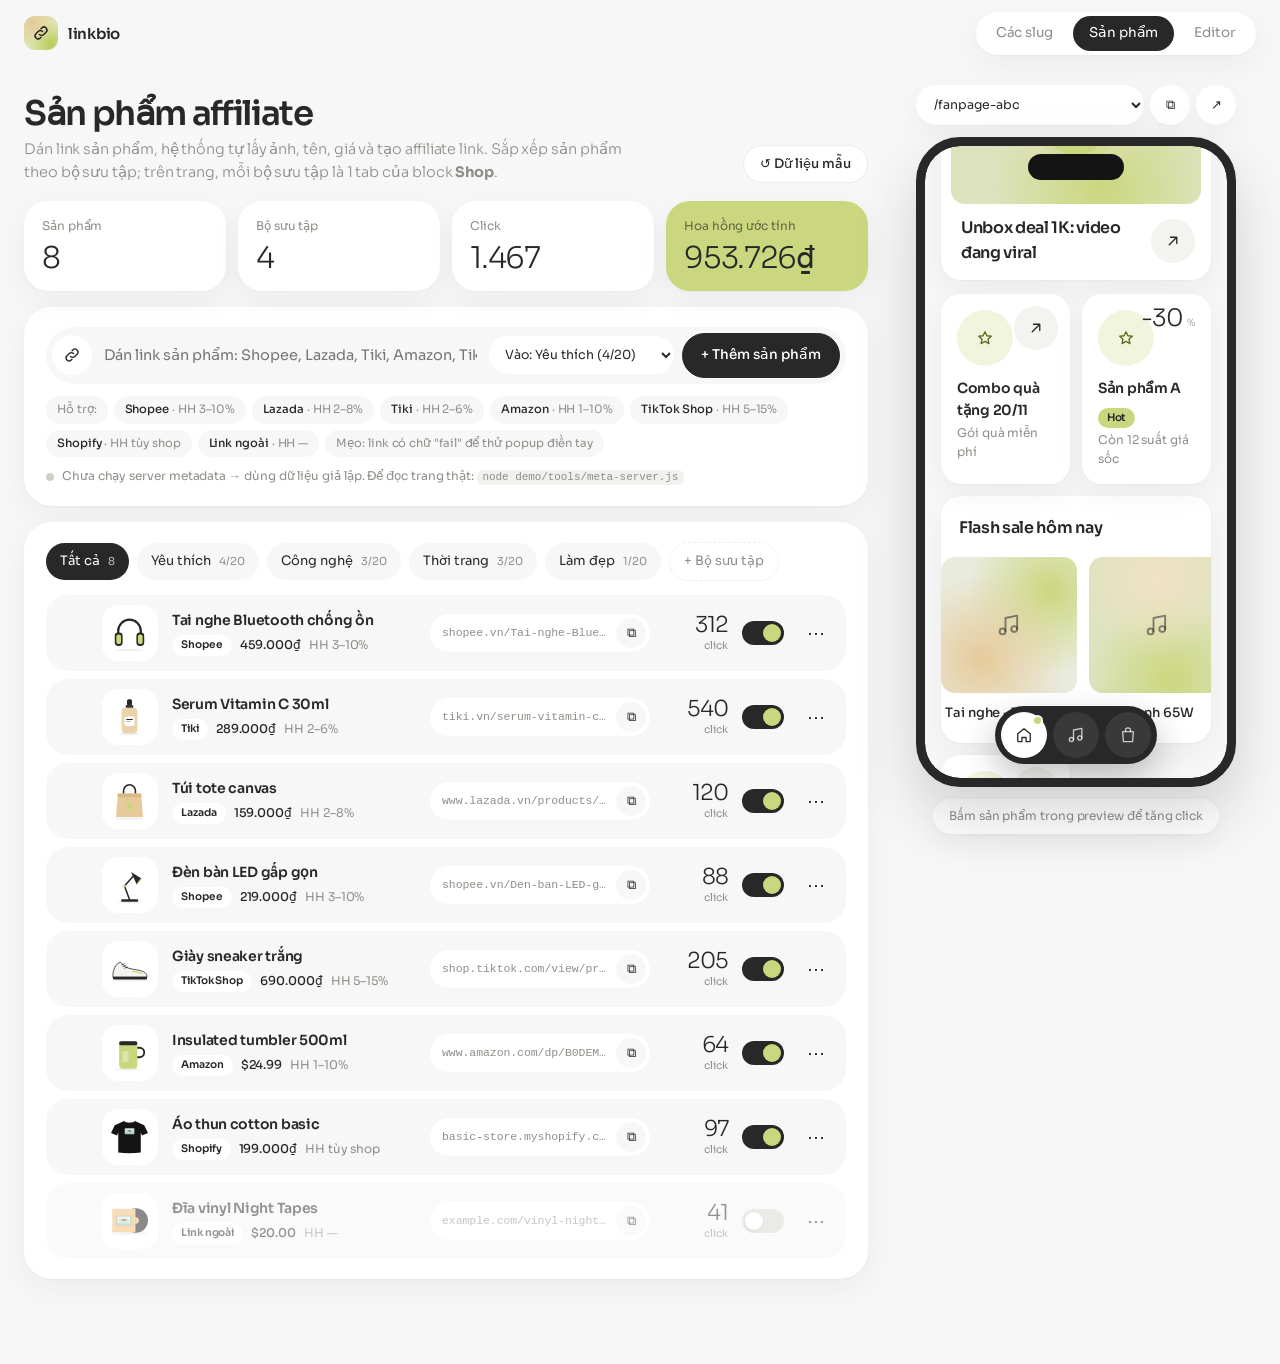
<file: products.html>
<!doctype html>
<html lang="vi">
<head>
<meta charset="utf-8">
<meta name="viewport" content="width=device-width, initial-scale=1">
<title>Sản phẩm affiliate</title>
<link rel="preconnect" href="https://fonts.googleapis.com"><link rel="preconnect" href="https://fonts.gstatic.com" crossorigin>
<link rel="stylesheet" href="https://fonts.googleapis.com/css2?family=Sora:wght@300;400;500;600;700&display=swap">
<link rel="stylesheet" href="assets/ui.css">
<link rel="stylesheet" href="assets/page.css">
<style>
  .wrap{display:grid;grid-template-columns:minmax(0,1fr) 360px;gap:28px;max-width:1320px;margin:0 auto;padding:18px 24px 70px}
  .head{display:flex;align-items:flex-end;gap:16px;flex-wrap:wrap;margin:10px 0 18px}
  .head h1{margin:0;font-size:34px;letter-spacing:-.04em;font-weight:600;line-height:1.1}
  .head p{margin:6px 0 0;color:var(--muted);font-weight:300;max-width:620px}
  .head .btn{margin-left:auto}
  .stats{display:grid;grid-template-columns:repeat(4,minmax(0,1fr));gap:12px;margin-bottom:16px}
  .stat{background:var(--surface);border-radius:24px;padding:16px 18px;box-shadow:var(--shadow)}
  .stat small{display:block;color:var(--muted);font-size:12px}
  .stat b{display:block;font-size:30px;font-weight:300;letter-spacing:-.04em;margin-top:6px;line-height:1.1}
  .stat b i{font-style:normal;font-size:11px;color:var(--muted);letter-spacing:0;margin-left:4px}
  .stat.olive{background:var(--olive);color:#282828}.stat.olive small{color:rgba(40,40,40,.65)}
  .panel{background:var(--surface);border-radius:var(--r);padding:20px 22px;margin-bottom:16px;box-shadow:var(--shadow)}

  /* Thanh dán link */
  .add{display:flex;gap:8px;background:var(--bg);border-radius:99px;padding:6px;align-items:center}
  .add .ic{width:40px;height:40px;border-radius:50%;background:var(--surface);display:grid;place-items:center;flex:none}
  .add input{flex:1;min-width:0;border:0;background:transparent;font:inherit;font-size:14.5px;color:var(--text);padding:8px 4px;outline:none}
  .add select{font:inherit;font-size:12.5px;border:0;border-radius:99px;background:var(--surface);color:var(--text);padding:10px 12px;max-width:190px}
  .add .btn{padding:11px 18px;font-size:13.5px}
  .add .btn[disabled]{opacity:.5;cursor:progress}
  .nets{display:flex;flex-wrap:wrap;gap:6px;margin-top:12px;align-items:center}
  .nets span{font-size:11.5px;background:var(--bg);border-radius:99px;padding:5px 11px;color:var(--muted)}
  .nets span b{color:var(--text);font-weight:500}
  .status{font-size:12px;color:var(--muted);margin-top:10px;display:flex;align-items:center;gap:8px;flex-wrap:wrap}
  .status .dot{width:8px;height:8px;border-radius:50%;background:#d0d0ca;flex:none}
  .status .dot.up{background:#7fb33a}
  .status code{font-size:11px}

  /* Bộ sưu tập */
  .cols{display:flex;gap:8px;flex-wrap:wrap;align-items:center;margin-bottom:14px}
  .chip{font:inherit;font-size:13px;border:0;border-radius:99px;padding:8px 14px;background:var(--bg);color:var(--text);cursor:pointer;display:inline-flex;gap:8px;align-items:center}
  .chip em{font-style:normal;font-size:11px;color:var(--muted)}
  .chip.on{background:var(--ink);color:var(--on-ink)}
  .chip.on em{color:inherit;opacity:.7}
  .chip.full em{color:#b4532a}
  .chip.ghost{background:transparent;border:1px dashed var(--border);color:var(--muted)}
  .cols .acts{margin-left:auto;display:flex;gap:6px}

  /* Danh sách sản phẩm */
  .list{display:flex;flex-direction:column;gap:8px}
  .row{display:grid;grid-template-columns:auto 56px minmax(0,1fr) minmax(0,220px) 64px auto auto;gap:14px;align-items:center;background:var(--bg);border-radius:22px;padding:10px 12px 10px 10px;transition:opacity .2s,box-shadow .2s}
  .row.off{opacity:.5}
  .row.dragging{opacity:.3}
  .row.drop-before{box-shadow:0 -3px 0 0 var(--olive)}
  .row.drop-after{box-shadow:0 3px 0 0 var(--olive)}
  .row.flash{animation:fl 1.4s ease-out}
  @keyframes fl{0%{box-shadow:0 0 0 3px var(--olive)}100%{box-shadow:0 0 0 14px transparent}}
  .handle{cursor:grab;color:var(--muted);font-size:16px;letter-spacing:-2px;padding:0 2px;user-select:none}
  .handle.na{visibility:hidden}
  .thumb{width:56px;height:56px;border-radius:16px;background:var(--surface) center/84% auto no-repeat;display:grid;place-items:center;color:var(--muted);font-size:20px}
  .pname{font-weight:600;font-size:14px;letter-spacing:-.02em;white-space:nowrap;overflow:hidden;text-overflow:ellipsis}
  .pmeta{display:flex;gap:8px;align-items:center;flex-wrap:wrap;margin-top:4px;font-size:12px;color:var(--muted)}
  .pmeta .price{color:var(--text);font-weight:500}
  .net{font-size:10.5px;font-weight:600;border-radius:99px;padding:2px 9px;background:var(--surface);color:var(--text)}
  .net.mock{background:transparent;border:1px dashed var(--border);font-weight:400;color:var(--muted)}
  .aff{display:flex;align-items:center;gap:6px;min-width:0;background:var(--surface);border-radius:99px;padding:4px 4px 4px 12px}
  .aff span{flex:1;min-width:0;font-size:11.5px;color:var(--muted);white-space:nowrap;overflow:hidden;text-overflow:ellipsis;font-family:ui-monospace,Menlo,monospace}
  .rb{width:30px;height:30px;border-radius:50%;border:0;background:var(--bg);color:var(--text);cursor:pointer;display:grid;place-items:center;font-size:13px;flex:none}
  .rb:hover{background:var(--olive);color:#282828}
  .clicks{text-align:right;line-height:1.1}
  .clicks b{display:block;font-size:22px;font-weight:300;letter-spacing:-.04em}
  .clicks small{font-size:10.5px;color:var(--muted)}
  .switch{position:relative;width:42px;height:24px;flex:none;cursor:pointer}
  .switch input{position:absolute;opacity:0;inset:0;margin:0;cursor:pointer}
  .switch i{position:absolute;inset:0;border-radius:99px;background:#d7d7d1;transition:.2s}
  .switch i::after{content:"";position:absolute;left:3px;top:3px;width:18px;height:18px;border-radius:50%;background:#fff;transition:.2s;box-shadow:0 1px 3px rgba(0,0,0,.15)}
  .switch input:checked + i{background:#282828}
  .switch input:checked + i::after{left:21px;background:var(--olive)}
  .more{width:36px;height:36px;border-radius:50%;border:0;background:transparent;color:var(--text);cursor:pointer;font-size:18px;line-height:1}
  .more:hover{background:var(--surface)}
  .pending{display:flex;align-items:center;gap:14px;background:var(--accent-soft);border-radius:22px;padding:12px 16px;font-size:13px}
  .spin{width:28px;height:28px;border-radius:50%;border:3px solid rgba(40,40,40,.12);border-top-color:#282828;animation:sp .8s linear infinite;flex:none}
  @keyframes sp{to{transform:rotate(360deg)}}
  .empty{text-align:center;color:var(--muted);padding:36px 12px;font-size:13.5px}

  /* Menu "…" */
  .menu{position:fixed;z-index:50;background:var(--surface);border-radius:18px;box-shadow:0 18px 50px rgba(40,40,40,.18);padding:6px;min-width:220px;display:none}
  .menu.open{display:block}
  .menu button{display:block;width:100%;text-align:left;font:inherit;font-size:13px;border:0;background:transparent;color:var(--text);padding:9px 12px;border-radius:12px;cursor:pointer}
  .menu button:hover{background:var(--bg)}
  .menu button.danger{color:#b4372a}
  .menu hr{border:0;border-top:1px solid var(--border);margin:4px 6px}
  .menu .lbl{font-size:10.5px;color:var(--muted);padding:6px 12px 2px;text-transform:uppercase;letter-spacing:.08em}

  /* Preview */
  .side{position:sticky;top:70px;align-self:start;display:flex;flex-direction:column;align-items:center;gap:12px;min-width:0}
  .linkbar{display:flex;gap:6px;width:100%;max-width:320px}
  .linkbar select{flex:1;min-width:0;font:inherit;font-size:12.5px;border:0;border-radius:99px;background:var(--surface);color:var(--text);padding:10px 14px;box-shadow:var(--shadow)}
  .linkbar .rb{width:40px;height:40px;background:var(--surface);box-shadow:var(--shadow)}
  .phone-frame .screen .lb-page:not(:has(.lb-has-cover)){padding-top:46px}
  .log{font-size:12px;color:var(--muted);background:var(--surface);border-radius:99px;padding:8px 16px;box-shadow:var(--shadow);text-align:center;max-width:320px}

  /* Modal */
  dialog{border:0;border-radius:32px;padding:0;width:min(560px,calc(100% - 24px));background:var(--surface);color:var(--text);box-shadow:0 40px 100px rgba(40,40,40,.3)}
  dialog::backdrop{background:rgba(40,40,40,.35);backdrop-filter:blur(3px)}
  .dlg{padding:24px 26px 22px}
  .dlg h3{margin:0 0 4px;font-size:20px;letter-spacing:-.03em;font-weight:600}
  .dlg .warn{background:#F6EDDC;color:#6b4e1f;border-radius:16px;padding:10px 14px;font-size:12.5px;margin:12px 0 4px;display:none}
  .dlg .warn.show{display:block}
  .dlg .grid{display:grid;grid-template-columns:96px minmax(0,1fr);gap:16px;margin-top:16px}
  .dlg .pv{width:96px;height:96px;border-radius:22px;background:var(--bg) center/84% auto no-repeat;display:grid;place-items:center;color:var(--muted);font-size:11px;text-align:center}
  .fields{display:grid;grid-template-columns:repeat(2,minmax(0,1fr));gap:10px}
  .fields label{display:flex;flex-direction:column;gap:5px;font-size:12px;color:var(--muted);min-width:0}
  .fields label.full{grid-column:1/-1}
  .fields input,.fields select{font:inherit;font-size:13.5px;color:var(--text);background:var(--bg);border:1px solid transparent;border-radius:14px;padding:9px 12px;width:100%;min-width:0}
  .fields input:focus{outline:3px solid var(--accent-soft);border-color:var(--olive)}
  .fields input[readonly]{color:var(--muted);font-family:ui-monospace,Menlo,monospace;font-size:11.5px}
  .affrow{display:flex;gap:6px}
  .colpick{display:flex;flex-wrap:wrap;gap:6px}
  .colpick label{flex-direction:row;align-items:center;gap:6px;background:var(--bg);border-radius:99px;padding:6px 12px;color:var(--text);font-size:12.5px;cursor:pointer}
  .colpick label.dis{opacity:.45;cursor:not-allowed}
  .colpick input{accent-color:#282828;width:14px;height:14px}
  .dlg .foot{display:flex;gap:8px;justify-content:flex-end;margin-top:20px;align-items:center}
  .dlg .foot .vis{margin-right:auto;display:flex;align-items:center;gap:8px;font-size:13px}

  .toast{position:fixed;left:50%;bottom:24px;transform:translate(-50%,20px);opacity:0;transition:.25s;z-index:60;background:#282828;color:#fff;border-radius:99px;padding:11px 20px;font-size:13px;box-shadow:0 14px 34px rgba(40,40,40,.3);pointer-events:none;max-width:calc(100% - 24px)}
  .toast.show{transform:translate(-50%,0);opacity:1}
  .toast.err{background:#8a3a2a}

  @media (max-width:1100px){.row{grid-template-columns:auto 56px minmax(0,1fr) 64px auto auto}.row .aff{display:none}}
  @media (max-width:960px){.wrap{grid-template-columns:1fr;padding:12px 16px 60px}.side{position:static}.stats{grid-template-columns:repeat(2,minmax(0,1fr))}}
  @media (max-width:600px){.add{flex-wrap:wrap;border-radius:24px}.add input{flex-basis:calc(100% - 52px)}.add select{flex:1}
    .row{grid-template-columns:auto 48px minmax(0,1fr) auto}.row .clicks,.row .switch{display:none}.thumb{width:48px;height:48px}
    .dlg .grid{grid-template-columns:1fr}.fields{grid-template-columns:1fr}}
</style>
</head>
<body>
<div class="topbar">
  <a class="brand" href="index.html"><span class="mark"><svg viewBox="0 0 24 24" fill="none" stroke="currentColor" stroke-width="2" stroke-linecap="round"><path d="M10 14a4 4 0 0 0 5.7 0l3-3a4 4 0 0 0-5.7-5.7l-1 1"/><path d="M14 10a4 4 0 0 0-5.7 0l-3 3a4 4 0 0 0 5.7 5.7l1-1"/></svg></span>linkbio</a>
  <nav>
    <a href="index.html">Các slug</a>
    <a class="on" href="products.html">Sản phẩm</a>
    <a href="editor.html">Editor</a>
  </nav>
</div>

<div class="wrap">
  <main>
    <div class="head">
      <div>
        <h1>Sản phẩm affiliate</h1>
        <p>Dán link sản phẩm, hệ thống tự lấy ảnh, tên, giá và tạo affiliate link. Sắp xếp sản phẩm theo bộ sưu tập; trên trang, mỗi bộ sưu tập là 1 tab của block <b>Shop</b>.</p>
      </div>
      <button class="btn" id="resetBtn" type="button">↺ Dữ liệu mẫu</button>
    </div>

    <div class="stats" id="stats"></div>

    <div class="panel">
      <form class="add" id="addForm" autocomplete="off">
        <span class="ic"><svg width="18" height="18" viewBox="0 0 24 24" fill="none" stroke="currentColor" stroke-width="1.8" stroke-linecap="round"><path d="M10 14a4 4 0 0 0 5.7 0l3-3a4 4 0 0 0-5.7-5.7l-1 1"/><path d="M14 10a4 4 0 0 0-5.7 0l-3 3a4 4 0 0 0 5.7 5.7l1-1"/></svg></span>
        <input id="url" type="text" inputmode="url" placeholder="Dán link sản phẩm: Shopee, Lazada, Tiki, Amazon, TikTok Shop, Shopify…" aria-label="Link sản phẩm">
        <select id="addTo" aria-label="Thêm vào bộ sưu tập"></select>
        <button class="btn primary" id="addBtn" type="submit">+ Thêm sản phẩm</button>
      </form>
      <div class="nets" id="nets"></div>
      <div class="status" id="status"><span class="dot"></span><span>Đang kiểm tra server metadata…</span></div>
    </div>

    <div class="panel">
      <div class="cols" id="cols"></div>
      <div class="list" id="list"></div>
    </div>
  </main>

  <aside class="side">
    <div class="linkbar">
      <select id="slugSel" aria-label="Slug xem trước"></select>
      <button class="rb" id="copySlug" type="button" title="Copy link trang">⧉</button>
      <button class="rb" id="openSlug" type="button" title="Mở trang">↗</button>
    </div>
    <div class="phone-frame"><div class="screen" id="pv"></div></div>
    <div class="log" id="log">Bấm sản phẩm trong preview để tăng click</div>
  </aside>
</div>

<div class="menu" id="menu"></div>
<div class="toast" id="toast"></div>

<dialog id="dlg">
  <form class="dlg" method="dialog" id="dlgForm">
    <h3 id="dlgTitle">Sản phẩm</h3>
    <div class="warn" id="dlgWarn">Không lấy được ảnh, tên, giá từ link này (trang chặn bot hoặc thiếu metadata). Bạn điền tay giúp nhé. Affiliate link vẫn được tạo tự động.</div>
    <div class="grid">
      <div class="pv" id="fPv">Chưa có ảnh</div>
      <div class="fields">
        <label class="full">Link sản phẩm (gốc)<input id="fUrl" required></label>
        <label class="full">Affiliate link (tự tạo)<span class="affrow"><input id="fAff" readonly><button class="rb" type="button" id="fCopy" title="Copy">⧉</button></span></label>
        <label class="full">Tên sản phẩm *<input id="fTitle" required></label>
        <label>Giá<input id="fPrice" type="number" step="any" min="0"></label>
        <label>Tiền tệ<select id="fCur"><option>VND</option><option>USD</option></select></label>
        <label class="full">Ảnh (URL)<input id="fImg" placeholder="https://… hoặc data/img/bag.svg"></label>
        <label class="full">Bộ sưu tập<span class="colpick" id="fCols"></span></label>
      </div>
    </div>
    <div class="foot">
      <label class="vis"><span class="switch"><input type="checkbox" id="fVis" checked><i></i></span>Hiển thị trên trang</label>
      <button class="btn" value="cancel" type="button" id="dlgCancel">Hủy</button>
      <button class="btn primary" type="submit" id="dlgSave">Lưu</button>
    </div>
  </form>
</dialog>

<script src="data/templates.js"></script>
<script src="data/sites.js"></script>
<script src="data/products.js"></script>
<script src="assets/meta.js"></script>
<script src="assets/store.js"></script>
<script src="assets/versions.js"></script>
<script src="assets/render.js"></script>
<script src="assets/products.js"></script>
</body>
</html>
</file>
<file: assets/ui.css>
/* Giao diện chung cho hub và editor.
   Design system: Sora · #282828 · #FFFFFF · #F7F7F7 · olive #CBD77E · hazel #E6CA9A */
:root{
  --bg:#F7F7F7; --surface:#FFFFFF; --surface-2:#F1F1EE; --text:#282828; --muted:#8E8E89;
  --border:#ECECE8; --accent:#7E8E22; --accent-soft:#EEF3D2; --olive:#CBD77E; --hazel:#E6CA9A;
  --ink:#282828; --on-ink:#FFFFFF; --ok:#5d7a1c; --ok-soft:#eef3d2;
  --code-bg:#282828; --code-text:#EDEDE9;
  --shadow:0 1px 2px rgba(40,40,40,.03),0 10px 30px rgba(40,40,40,.05);
  --r:28px;
}
@media (prefers-color-scheme: dark){
  :root:not([data-theme="light"]){
    --bg:#1E1E1E; --surface:#282828; --surface-2:#333333; --text:#F7F7F7; --muted:#9a9a93;
    --border:#363636; --accent:#CBD77E; --accent-soft:#353a1f; --ink:#F7F7F7; --on-ink:#282828;
    --code-bg:#141414; --shadow:none;
  }
}
*{box-sizing:border-box}
body{margin:0;background:var(--bg);color:var(--text);font:14.5px/1.55 "Sora",-apple-system,BlinkMacSystemFont,"Segoe UI",Roboto,sans-serif;-webkit-font-smoothing:antialiased;letter-spacing:-.005em}
a{color:var(--accent)}
code{font-family:ui-monospace,SFMono-Regular,Menlo,monospace;font-size:.86em;background:var(--surface-2);padding:.12em .5em;border-radius:6px}

/* Brand mark: gradient mờ olive/hazel */
.mark{width:34px;height:34px;border-radius:11px;display:grid;place-items:center;color:#282828;flex:none;
  background:radial-gradient(circle at 25% 20%,#E6CA9A 0,transparent 60%),radial-gradient(circle at 80% 85%,#B9CB5C 0,transparent 55%),#DCE5AE}
.mark svg{width:18px;height:18px}

.topbar{display:flex;align-items:center;gap:14px;padding:12px 24px;background:var(--bg);position:sticky;top:0;z-index:5;backdrop-filter:blur(10px)}
.topbar .brand{font-weight:600;font-size:15px;display:flex;align-items:center;gap:10px;color:var(--text);text-decoration:none;letter-spacing:-.02em}
.topbar nav{display:flex;gap:4px;margin-left:auto;flex-wrap:wrap;background:var(--surface);padding:4px;border-radius:99px;box-shadow:var(--shadow)}
.topbar nav a{color:var(--muted);text-decoration:none;padding:7px 16px;border-radius:99px;font-size:13.5px}
.topbar nav a:hover{color:var(--text)}
.topbar nav a.on{background:var(--ink);color:var(--on-ink)}

.btn{display:inline-flex;align-items:center;gap:6px;font:inherit;font-size:13px;font-weight:500;padding:8px 16px;border-radius:99px;border:1px solid var(--border);background:var(--surface);color:var(--text);cursor:pointer;text-decoration:none;transition:background .15s,border-color .15s}
.btn:hover{border-color:var(--muted)}
.btn.primary{background:var(--ink);border-color:var(--ink);color:var(--on-ink)}
.btn.olive{background:var(--olive);border-color:var(--olive);color:#282828}
.btn.sm{padding:5px 11px;font-size:12px}

.seg{display:inline-flex;background:var(--surface);border-radius:99px;padding:4px;gap:2px;box-shadow:var(--shadow)}
.seg button{font:inherit;font-size:13px;border:0;background:transparent;color:var(--muted);padding:7px 16px;border-radius:99px;cursor:pointer}
.seg button.on{background:var(--ink);color:var(--on-ink);font-weight:500}

.phone-frame{width:320px;max-width:100%;height:650px;border-radius:44px;border:9px solid #282828;background:#282828;overflow:hidden;box-shadow:0 30px 60px rgba(40,40,40,.18);position:relative}
.phone-frame::before{content:"";position:absolute;top:8px;left:50%;transform:translateX(-50%);width:96px;height:26px;background:#141414;border-radius:99px;z-index:2}
.phone-frame iframe,.phone-frame .screen{width:100%;height:100%;border:0;display:block;border-radius:35px;overflow-y:auto;scrollbar-width:none}
.phone-frame .screen::-webkit-scrollbar{display:none}

.browser{width:100%;border-radius:22px;overflow:hidden;background:var(--surface);box-shadow:0 30px 60px rgba(40,40,40,.12)}
.browser .bar,.browser .tb{height:38px;background:var(--surface);display:flex;align-items:center;gap:7px;padding:0 16px;border-bottom:1px solid var(--border)}
.browser .bar i,.browser .tb i{width:10px;height:10px;border-radius:50%;background:var(--border)}
.browser .bar span,.browser .tb span{margin-left:10px;font-size:11.5px;color:var(--text);font-weight:500;background:var(--surface-2);border-radius:99px;padding:4px 14px}

@media (max-width:700px){.topbar{padding:10px 16px}.topbar nav a{padding:6px 12px}}
</file>
<file: assets/page.css>
/* Landing page — design system:
   Sora · Lunar Shadow #282828 · Clean White #FFFFFF · Gray Whisper #F7F7F7
   Gentle Olive #CBD77E · Winter Hazel #E6CA9A
   Scoped dưới .lb-root để dùng chung ở editor preview. Mobile-first; desktop
   dùng container query để preview desktop trong editor đúng như trang thật. */
.lb-root{
  --lb-bg:#F7F7F7; --lb-accent:#CBD77E; --lb-cols:2;
  --lb-ink:#282828; --lb-ink-2:#323232; --lb-on-ink:#FFFFFF;
  --lb-olive:#CBD77E; --lb-hazel:#E6CA9A;
  --lb-card:#FFFFFF; --lb-soft:#F3F3F0; --lb-text:#282828; --lb-muted:#8E8E89; --lb-line:#EDEDE9;
  --lb-tint:color-mix(in srgb,var(--lb-accent) 26%,var(--lb-card));
  --lb-shadow:0 1px 2px rgba(40,40,40,.03),0 10px 30px rgba(40,40,40,.05);
  --lb-r:28px; --lb-r-in:20px; --lb-pad:16px;
  container-type:inline-size; position:relative;
  background:var(--lb-bg); color:var(--lb-text);
  font-family:var(--lb-font,"Sora",-apple-system,BlinkMacSystemFont,"Segoe UI",Roboto,sans-serif);
  -webkit-font-smoothing:antialiased; letter-spacing:-.005em;
}
.lb-root.lb-white{--lb-card:#F7F7F7; --lb-soft:#FFFFFF; --lb-shadow:none}
.lb-root.lb-dark{
  --lb-card:#333333; --lb-soft:#3C3C3C; --lb-text:#F7F7F7; --lb-muted:rgba(247,247,247,.55); --lb-line:rgba(255,255,255,.08);
  --lb-ink:#F7F7F7; --lb-ink-2:#EDEDE9; --lb-on-ink:#282828; --lb-shadow:none;
  --lb-tint:color-mix(in srgb,var(--lb-accent) 22%,#333333);
}
.lb-root *{box-sizing:border-box}
.lb-page{max-width:480px;margin:0 auto;padding:28px var(--lb-pad) 20px;position:relative}
.lb-root a{color:inherit;text-decoration:none;-webkit-tap-highlight-color:transparent}
.lb-ic{display:grid;place-items:center;width:20px;height:20px;flex:none}
.lb-ic svg{width:100%;height:100%}

/* Nút tròn dùng chung */
.lb-round{flex:none;width:44px;height:44px;border-radius:50%;display:grid;place-items:center;background:var(--lb-soft);color:var(--lb-text);transition:transform .2s,background .2s}
.lb-round-sm{width:34px;height:34px}
.lb-round-sm .lb-ic{width:16px;height:16px}
.lb-root .lb-round-olive{background:var(--lb-olive);color:#282828}
.lb-root .lb-round-white{background:#FFFFFF;color:#282828}
a:hover > .lb-round:last-child,a:hover .lb-pr-go{transform:rotate(45deg)}
.lb-chip{display:inline-flex;align-items:center;font-size:11.5px;font-weight:500;color:#5f5f5a;background:#FFFFFF;border:1px solid #EDEDE9;padding:5px 12px;border-radius:99px;white-space:nowrap}

.lb-cover{display:none;background:radial-gradient(circle at 20% 30%,var(--lb-hazel),transparent 55%),radial-gradient(circle at 80% 70%,var(--lb-olive),transparent 55%),#E9EBDD;background-size:cover;background-position:center}

/* ---------- Profile ---------- */
.lb-profile{text-align:center;margin-bottom:22px}
.lb-avatar{width:92px;height:92px;border-radius:50%;margin:0 auto 14px;display:grid;place-items:center;object-fit:cover;flex:none;
  box-shadow:0 0 0 4px var(--lb-card),0 12px 30px rgba(40,40,40,.10)}
.lb-avatar-blob{font-size:34px;font-weight:600;color:#282828;
  background:radial-gradient(circle at 25% 20%,#E6CA9A 0,transparent 58%),radial-gradient(circle at 80% 85%,#B9CB5C 0,transparent 55%),#DCE5AE}
.lb-title{font-size:24px;margin:0 0 4px;letter-spacing:-.03em;font-weight:600}
.lb-subtitle{margin:0;color:var(--lb-muted);font-size:13.5px;font-weight:400}
.lb-about{display:none;margin:14px 0 0;color:var(--lb-muted);font-size:14px;line-height:1.65;font-weight:300}
.lb-socials{display:flex;justify-content:center;gap:10px;margin-top:18px;flex-wrap:wrap}
.lb-social{width:44px;height:44px;display:grid;place-items:center;border-radius:50%;background:var(--lb-card);box-shadow:var(--lb-shadow);transition:transform .15s,background .15s}
.lb-social:hover{transform:translateY(-2px);background:var(--lb-olive);color:#282828}

/* Profile có ảnh cover: tràn viền, mờ dần xuống nền */
.lb-has-cover{margin-top:-28px}
.lb-has-cover .lb-avatar{display:none}
.lb-pcover{position:relative;height:400px;margin:0 calc(-1 * var(--lb-pad));background-size:cover;background-position:center top;border-radius:0 0 var(--lb-r) var(--lb-r)}
.lb-pcover::after{content:"";position:absolute;inset:0;border-radius:inherit;background:linear-gradient(to bottom,transparent 45%,var(--lb-bg) 98%)}
.lb-has-cover .lb-pinfo{position:relative;margin-top:-40px}
.lb-has-cover .lb-title{font-size:34px;letter-spacing:-.04em;margin:0 0 6px}

/* ---------- Blocks ---------- */
.lb-blocks{display:flex;flex-direction:column;gap:14px}
/* Vùng của template: hero / main / footer. Kiểu hiển thị của vùng: list | grid-2 | carousel */
.lb-region{display:flex;flex-direction:column;gap:14px;min-width:0}
.lb-v-grid-2{display:grid;grid-template-columns:repeat(2,minmax(0,1fr));gap:12px;align-items:stretch}
.lb-v-grid-2 > .lb-wide{grid-column:1/-1}
.lb-track{display:flex;gap:12px;overflow-x:auto;scroll-snap-type:x mandatory;scrollbar-width:none;margin:0 calc(-1 * var(--lb-pad));padding:2px var(--lb-pad) 8px}
.lb-track::-webkit-scrollbar{display:none}
.lb-track > .lb-block{flex:0 0 64%;scroll-snap-align:start}
/* Card trong lưới / hàng vuốt: dạng dọc, nút ↗ hoặc số liệu ở góc */
.lb-v-grid-2 > .lb-card:not(.lb-wide),.lb-track > .lb-card{flex-direction:column;align-items:flex-start;gap:12px;padding:16px;position:relative}
.lb-v-grid-2 > .lb-card:not(.lb-wide) > .lb-round,.lb-track > .lb-card > .lb-round,
.lb-v-grid-2 > .lb-card:not(.lb-wide) > .lb-metric,.lb-track > .lb-card > .lb-metric{position:absolute;right:12px;top:12px}
.lb-v-grid-2 > .lb-card:not(.lb-wide) > .lb-metric,.lb-track > .lb-card > .lb-metric{font-size:24px}
.lb-v-grid-2 > .lb-card:not(.lb-wide) .lb-card-title,.lb-track > .lb-card .lb-card-title{font-size:14px}
/* Vùng trống (chỉ hiện trong editor để thả block vào) */
.lb-region-empty{border:2px dashed rgba(128,128,128,.35);border-radius:var(--lb-r);min-height:68px;display:grid;place-items:center}
.lb-empty-hint{font-size:12px;color:var(--lb-muted)}
/* Kiểu nút "rounded" (theme.button) thay cho pill */
.lb-btn-rounded .lb-link,.lb-root.lb-btn-rounded .lb-ev-btn,.lb-root.lb-btn-rounded .lb-sub-btn,.lb-root.lb-btn-rounded .lb-rel-cta,.lb-btn-rounded .lb-shop-tab{border-radius:14px}
.lb-btn-rounded .lb-sub-form,.lb-btn-rounded .lb-sub-ok{border-radius:18px}
.lb-btn-rounded .lb-link .lb-round,.lb-btn-rounded .lb-banner .lb-round{border-radius:12px}
.lb-block{display:block;transition:transform .2s ease,box-shadow .2s ease;min-width:0;scroll-margin-top:16px}
a.lb-block:active{transform:scale(.985)}
.lb-card-shell,.lb-section{background:var(--lb-card);border-radius:var(--lb-r);box-shadow:var(--lb-shadow)}
.lb-section{padding:20px 18px}

.lb-sec-h{display:flex;align-items:center;justify-content:space-between;gap:12px;margin:0 0 16px}
.lb-sec-title{font-size:16px;font-weight:600;letter-spacing:-.02em;margin:0}
.lb-viewall{display:inline-flex;align-items:center;gap:8px;font-size:12px;color:var(--lb-muted);white-space:nowrap}
.lb-viewall:hover{color:var(--lb-text)}

.lb-ph-ic{width:28px;height:28px;color:rgba(40,40,40,.55)}

/* Hero video */
.lb-hero{padding:10px}
.lb-hero-media{position:relative;aspect-ratio:16/10;display:grid;place-items:center;border-radius:var(--lb-r-in);overflow:hidden}
.lb-root .lb-play{width:60px;height:60px;background:var(--lb-olive);color:#282828;box-shadow:0 0 0 8px rgba(203,215,126,.35)}
.lb-play .lb-ic{width:22px;height:22px;margin-left:3px}
.lb-badge{position:absolute;left:12px;top:12px}
.lb-hero-foot{display:flex;align-items:center;gap:12px;padding:12px 6px 4px 10px}
.lb-hero-text{flex:1;font-weight:600;font-size:16px;letter-spacing:-.02em}

/* Carousel */
.lb-car-track{display:flex;gap:12px;overflow-x:auto;scroll-snap-type:x mandatory;scrollbar-width:none;margin:0 -18px;padding:0 18px}
.lb-car-track::-webkit-scrollbar{display:none}
.lb-car-item{flex:none;width:136px;scroll-snap-align:start}
.lb-car-media{height:136px;border-radius:var(--lb-r-in);display:grid;place-items:center;background-color:var(--lb-soft);background-repeat:no-repeat;background-position:center;background-size:78% auto}
.lb-car-text{padding:10px 4px 0;font-size:13px;font-weight:500;white-space:nowrap;overflow:hidden;text-overflow:ellipsis}

/* Card dạng hàng (như "Energy Consumption") */
.lb-card{display:flex;align-items:center;gap:14px;padding:14px 14px 14px 14px}
.lb-card-media{flex:none;width:56px;height:56px;border-radius:50%;display:grid;place-items:center}
.lb-card-ic{background:var(--lb-tint);color:#5d6a1c}
.lb-dark .lb-card-ic{color:var(--lb-olive)}
.lb-card-body{flex:1;min-width:0}
.lb-card-title{font-weight:600;font-size:15px;letter-spacing:-.02em;display:flex;align-items:center;gap:8px;flex-wrap:wrap}
.lb-card-sub{color:var(--lb-muted);font-size:12px;margin-top:3px}
.lb-root .lb-hot{font-size:10.5px;font-weight:600;background:var(--lb-olive);color:#282828;padding:2px 9px;border-radius:99px}
.lb-metric{flex:none;font-size:34px;font-weight:300;letter-spacing:-.04em;line-height:1;padding-right:4px}
.lb-metric small{font-size:10px;color:var(--lb-muted);margin-left:4px;letter-spacing:0}

/* Link: pill trắng · primary: pill sọc tối (như "Intercom call") */
.lb-link{display:flex;align-items:center;gap:12px;padding:8px 8px 8px 22px;border-radius:99px;background:var(--lb-card);box-shadow:var(--lb-shadow);font-weight:500;font-size:15px}
.lb-link-t{flex:1;min-width:0;white-space:nowrap;overflow:hidden;text-overflow:ellipsis}
.lb-root .lb-link-primary{padding:8px;color:var(--lb-on-ink);text-align:center;font-weight:600;
  background:repeating-linear-gradient(135deg,var(--lb-ink) 0 16px,var(--lb-ink-2) 16px 32px);box-shadow:0 12px 28px rgba(40,40,40,.18)}
.lb-link-primary .lb-round{width:52px;height:52px}
.lb-link:hover{transform:translateY(-2px)}

/* Banner: nền olive/hazel */
.lb-root .lb-banner{display:flex;align-items:center;gap:14px;padding:20px 14px 20px 22px;border-radius:var(--lb-r);color:#282828;
  background:radial-gradient(circle at 92% 0%,rgba(255,255,255,.55),transparent 45%),var(--lb-accent)}
.lb-banner-body{flex:1;min-width:0}
.lb-banner-title{font-weight:600;font-size:17px;letter-spacing:-.02em}
.lb-banner-sub{font-size:12.5px;opacity:.7;margin-top:3px}

/* Release */
.lb-rel-card{display:block;position:relative;border-radius:var(--lb-r-in);overflow:hidden}
.lb-rel-art{aspect-ratio:1/1;background-repeat:no-repeat;background-position:center 40%;background-size:64% auto;transition:transform .4s}
.lb-rel-card:hover .lb-rel-art{transform:scale(1.025)}
.lb-root .lb-rel-cta{position:absolute;left:50%;bottom:8%;transform:translateX(-50%);display:inline-flex;align-items:center;gap:8px;background:#FFFFFF;color:#282828;font-weight:600;font-size:14px;padding:11px 20px 11px 16px;border-radius:99px;white-space:nowrap;box-shadow:0 8px 20px rgba(40,40,40,.12)}
.lb-rel-cta .lb-ic{width:16px;height:16px}
.lb-rel-name{font-size:13px;color:var(--lb-muted);margin-top:12px;padding-left:4px}

/* Video slider */
.lb-vid-box{position:relative}
.lb-vid-track{display:flex;overflow-x:auto;scroll-snap-type:x mandatory;scrollbar-width:none;border-radius:var(--lb-r-in)}
.lb-vid-track::-webkit-scrollbar{display:none}
.lb-vid-item{flex:0 0 100%;scroll-snap-align:start;position:relative}
.lb-vid-art{aspect-ratio:16/10;background-repeat:no-repeat;background-position:center;background-size:auto 46%;display:grid;place-items:center}
.lb-vid-cap{position:absolute;left:12px;bottom:12px}
.lb-vid-nav{position:absolute;top:50%;transform:translateY(-50%);width:40px;height:40px;border-radius:50%;border:0;cursor:pointer;
  background:#FFFFFF;color:#282828;display:grid;place-items:center;box-shadow:0 6px 16px rgba(40,40,40,.12);transition:transform .15s}
.lb-vid-nav .lb-ic{width:18px;height:18px}
.lb-vid-nav:hover{transform:translateY(-50%) scale(1.06)}
.lb-prev{left:12px}.lb-next{right:12px}

/* Events: danh sách có vạch ngăn (như "Energy saving") */
.lb-ev-list{display:flex;flex-direction:column}
.lb-ev{display:flex;align-items:center;gap:14px;padding:14px 0;border-top:1px solid var(--lb-line);transition:opacity .15s}
.lb-ev:first-child{border-top:0;padding-top:2px}
.lb-ev:hover{opacity:.8}
.lb-ev-date{flex:none;width:56px;height:56px;border-radius:50%;background:var(--lb-tint);display:flex;flex-direction:column;align-items:center;justify-content:center;line-height:1}
.lb-ev-d{font-size:20px;font-weight:300;letter-spacing:-.04em}
.lb-ev-m{font-size:9.5px;font-weight:600;letter-spacing:.08em;margin-top:3px;color:var(--lb-muted)}
.lb-ev-info{flex:1;min-width:0}
.lb-ev-venue{font-weight:600;font-size:15px;letter-spacing:-.02em}
.lb-ev-city{font-size:12px;margin-top:3px;color:var(--lb-muted)}
.lb-root .lb-ev-btn{flex:none;background:var(--lb-ink);color:var(--lb-on-ink);font-size:12.5px;font-weight:500;padding:9px 16px;border-radius:99px}

/* Products */
.lb-pr-grid{display:grid;grid-template-columns:repeat(2,minmax(0,1fr));gap:12px}
.lb-pr{display:block}
.lb-pr-img{position:relative;aspect-ratio:1/1;background:var(--lb-soft) center/80% auto no-repeat;border-radius:var(--lb-r-in);display:grid;place-items:center}
.lb-root .lb-pr-go{position:absolute;right:8px;top:8px;background:var(--lb-card)}
.lb-pr-name{font-size:14px;margin-top:12px;font-weight:600;letter-spacing:-.02em;padding-left:4px}
.lb-pr-price{font-size:22px;font-weight:300;letter-spacing:-.04em;margin-top:2px;padding-left:4px}

/* Shop (sản phẩm affiliate theo bộ sưu tập) */
.lb-shop-tabs{display:flex;gap:8px;overflow-x:auto;scrollbar-width:none;margin:-2px -18px 12px;padding:0 18px}
.lb-shop-tabs::-webkit-scrollbar{display:none}
.lb-shop-tab{flex:none;font:inherit;font-size:12.5px;font-weight:500;border:0;border-radius:99px;padding:8px 16px;background:var(--lb-soft);color:var(--lb-text);cursor:pointer;transition:background .15s}
.lb-root .lb-shop-tab.on{background:var(--lb-ink);color:var(--lb-on-ink)}
.lb-shop-count{font-size:11.5px;color:var(--lb-muted);margin:0 0 12px 2px}
.lb-shop-empty{grid-column:1/-1;text-align:center;color:var(--lb-muted);font-size:13px;padding:24px;background:var(--lb-soft);border-radius:var(--lb-r-in)}
.lb-pr-name{display:-webkit-box;-webkit-line-clamp:2;-webkit-box-orient:vertical;overflow:hidden}

/* Subscribe */
.lb-sub-text{color:var(--lb-muted);font-size:13.5px;line-height:1.65;margin:-6px 0 16px;font-weight:300}
.lb-sub-form{display:flex;background:var(--lb-soft);border-radius:99px;padding:5px;gap:6px}
.lb-sub-input{flex:1;min-width:0;border:0;background:transparent;font:inherit;font-size:14px;color:var(--lb-text);padding:8px 14px;outline:none}
.lb-sub-input::placeholder{color:var(--lb-muted)}
.lb-root .lb-sub-btn{flex:none;border:0;background:var(--lb-ink);color:var(--lb-on-ink);font:inherit;font-weight:600;font-size:14px;padding:11px 20px;border-radius:99px;cursor:pointer}
.lb-sub-ok{display:flex;align-items:center;gap:12px;background:var(--lb-soft);border-radius:99px;padding:6px 18px 6px 6px;font-weight:500;font-size:14px}

/* ---------- Dock nổi (nav) ---------- */
.lb-root .lb-dock{position:sticky;bottom:14px;z-index:5;display:flex;gap:6px;width:max-content;max-width:100%;overflow-x:auto;scrollbar-width:none;
  margin:18px auto 0;padding:6px;border-radius:99px;background:#282828;box-shadow:0 14px 34px rgba(40,40,40,.28)}
.lb-dark .lb-dock{background:#3A3A3A;box-shadow:0 0 0 1px rgba(255,255,255,.08),0 14px 34px rgba(0,0,0,.4)}
.lb-dock::-webkit-scrollbar{display:none}
.lb-root .lb-dock-i{position:relative;flex:none;width:46px;height:46px;border-radius:50%;display:grid;place-items:center;color:rgba(255,255,255,.72);background:rgba(255,255,255,.08);transition:background .2s,color .2s}
.lb-root .lb-dock-i:hover{color:#fff;background:rgba(255,255,255,.16)}
.lb-root .lb-dock-i.on{background:#FFFFFF;color:#282828}
.lb-dock-i.on::after{content:"";position:absolute;top:5px;right:6px;width:7px;height:7px;border-radius:50%;background:#CBD77E;box-shadow:0 0 0 2px #fff}
.lb-dock-t{display:none}

.lb-foot{text-align:center;color:var(--lb-muted);font-size:11.5px;margin-top:26px}

@keyframes lbFlash{0%{box-shadow:0 0 0 0 var(--lb-olive);transform:scale(1.02)}100%{box-shadow:0 0 0 16px transparent;transform:scale(1)}}
.lb-flash{animation:lbFlash 1.1s ease-out}

/* =================== DESKTOP (container >= 760px) =================== */
@container (min-width:760px){
  .lb-about{display:block}
  .lb-blocks,.lb-region{gap:18px}
  .lb-v-grid-2{grid-template-columns:repeat(var(--lb-cols),minmax(0,1fr));gap:18px}
  .lb-track{margin:0;padding:2px 0 8px;gap:18px}
  .lb-track > .lb-block{flex-basis:calc((100% - 36px) / 3)}
  a.lb-block:hover{transform:translateY(-3px);box-shadow:0 16px 36px rgba(40,40,40,.09)}
  .lb-section{padding:24px}
  .lb-sec-title{font-size:18px}
  .lb-car-track{margin:0 -24px;padding:0 24px}
  .lb-shop-tabs{margin:-2px -24px 12px;padding:0 24px}
  /* Card 1 ô: dạng dọc */
  .lb-v-grid-2 > .lb-card:not(.lb-wide),.lb-track > .lb-card{padding:22px;gap:16px}
  .lb-v-grid-2 > .lb-card:not(.lb-wide) .lb-card-media,.lb-track > .lb-card .lb-card-media{width:64px;height:64px}
  .lb-card{position:relative}
  .lb-link:not(.lb-wide){align-self:start}
  .lb-hero-text{font-size:18px}
  .lb-car-item{width:170px}
  .lb-car-media{height:170px}
  .lb-release.lb-wide .lb-rel-art{aspect-ratio:2.2/1;background-size:auto 60%}
  .lb-video.lb-wide .lb-vid-art{aspect-ratio:21/9}
  .lb-ev-list{display:grid;grid-template-columns:repeat(2,minmax(0,1fr));column-gap:28px}
  .lb-ev:nth-child(2){border-top:0;padding-top:2px}
  .lb-pr-grid{grid-template-columns:repeat(4,minmax(0,1fr));gap:16px}
  .lb-sub-form{max-width:520px}
  /* Dock có nhãn chữ trên desktop */
  .lb-root .lb-dock-i{width:auto;padding:0 18px 0 13px;border-radius:99px;display:flex;gap:8px;font-size:13px;font-weight:500}
  .lb-dock-t{display:inline}
  .lb-dock-i.on::after{display:none}

  /* --- center: card giữa nổi trên cover --- */
  .lb-d-center{--lb-pad:36px}
  .lb-d-center .lb-cover{display:block;position:absolute;left:0;right:0;top:0;height:320px;border-radius:0 0 40px 40px}
  .lb-d-center .lb-page{max-width:660px;margin-top:150px;padding-top:36px;background:var(--lb-bg);border-radius:36px;box-shadow:0 30px 80px rgba(40,40,40,.12)}
  .lb-d-center .lb-avatar{width:112px;height:112px;margin-top:-92px}
  .lb-d-center .lb-title{font-size:30px}
  .lb-d-center .lb-has-cover{margin-top:-36px}
  .lb-d-center .lb-pcover{height:360px;border-radius:36px 36px 0 0}
  .lb-d-center .lb-pr-grid{grid-template-columns:repeat(2,minmax(0,1fr))}
  .lb-d-center .lb-ev-list{grid-template-columns:1fr}
  .lb-d-center .lb-ev:nth-child(2){border-top:1px solid var(--lb-line);padding-top:14px}

  /* --- split: profile dính trái, nội dung phải --- */
  .lb-d-split{--lb-pad:0px}
  .lb-d-split .lb-page{max-width:1220px;padding:40px;display:grid;grid-template-columns:360px minmax(0,1fr);gap:0 28px;align-items:start}
  .lb-d-split .lb-profile{grid-column:1;grid-row:1 / span 2;position:sticky;top:28px;margin:0;text-align:left;background:var(--lb-card);border-radius:36px;padding:30px;overflow:hidden;box-shadow:var(--lb-shadow)}
  .lb-d-split .lb-blocks{grid-column:2;grid-row:1}
  .lb-d-split .lb-dock{grid-column:2;grid-row:2}
  .lb-d-split .lb-avatar{width:104px;height:104px;margin:0 0 18px}
  .lb-d-split .lb-title{font-size:32px;line-height:1.15}
  .lb-d-split .lb-socials{justify-content:flex-start}
  .lb-d-split .lb-foot{grid-column:1/-1;grid-row:3}
  .lb-d-split .lb-has-cover{margin-top:0;padding-top:0}
  .lb-d-split .lb-pcover{height:340px;margin:0 -30px;border-radius:0}
  .lb-d-split .lb-has-cover .lb-pinfo{margin-top:-44px}
  .lb-d-split .lb-has-cover .lb-title{font-size:44px}

  /* --- grid: cover lớn + profile ngang + lưới nhiều cột --- */
  .lb-d-grid{--lb-pad:36px}
  .lb-d-grid .lb-cover{display:block;width:calc(100% - 72px);max-width:1144px;height:300px;margin:28px auto 0;border-radius:36px;background-position:center 30%}
  .lb-d-grid .lb-page{max-width:1180px;padding-top:0}
  .lb-d-grid .lb-profile{display:flex;align-items:flex-start;gap:24px;text-align:left;margin:0 0 26px;padding:0 28px}
  .lb-d-grid .lb-pcover{display:none}
  .lb-d-grid .lb-has-cover{margin-top:0}
  .lb-d-grid .lb-has-cover .lb-avatar{display:grid}
  .lb-d-grid .lb-has-cover .lb-pinfo{margin-top:0}
  .lb-d-grid .lb-avatar{width:132px;height:132px;margin:-66px 0 0;font-size:48px}
  .lb-d-grid .lb-pinfo{padding-top:16px;flex:1;min-width:0}
  .lb-d-grid .lb-title,.lb-d-grid .lb-has-cover .lb-title{font-size:34px;margin-top:0}
  .lb-d-grid .lb-socials{justify-content:flex-start}
  .lb-d-grid .lb-about{max-width:640px}
  .lb-d-grid .lb-hero-media{aspect-ratio:3/1}
}
</file>
